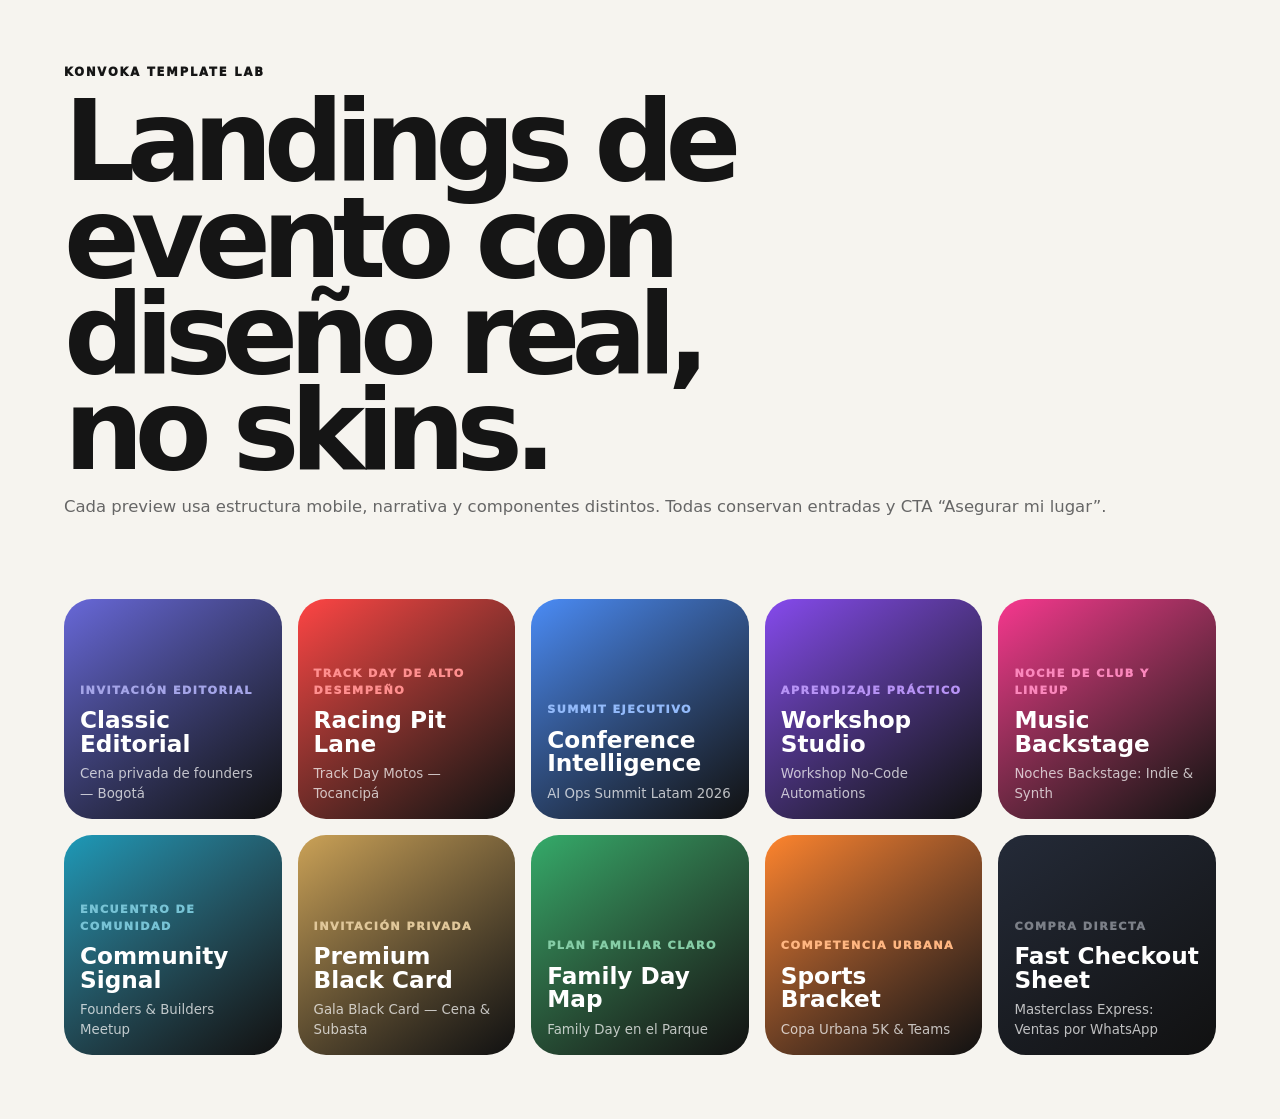
<file: index.html>
<!doctype html><html lang="es-CO"><head><meta charset="utf-8"><meta name="viewport" content="width=device-width, initial-scale=1"><title>Konvoka production-grade event templates</title><meta name="robots" content="noindex, follow"><meta name="description" content="Previews de landings de evento Konvoka con diseños temáticos production-grade."><link rel="stylesheet" href="styles.css"></head><body class="page index-page"><main><header class="index-hero"><p class="eyebrow">Konvoka template lab</p><h1>Landings de evento con diseño real, no skins.</h1><p>Cada preview usa estructura mobile, narrativa y componentes distintos. Todas conservan entradas y CTA “Asegurar mi lugar”.</p></header><section class="index-grid"><a class="index-card classic" style="--accent:#5b5bd6" href="templates/classic/"><span>Invitación editorial</span><b>Classic Editorial</b><small>Cena privada de founders — Bogotá</small></a><a class="index-card racing" style="--accent:#ff3434" href="templates/racing/"><span>Track day de alto desempeño</span><b>Racing Pit Lane</b><small>Track Day Motos — Tocancipá</small></a><a class="index-card conference" style="--accent:#3b82f6" href="templates/conference/"><span>Summit ejecutivo</span><b>Conference Intelligence</b><small>AI Ops Summit Latam 2026</small></a><a class="index-card workshop" style="--accent:#7c3aed" href="templates/workshop/"><span>Aprendizaje práctico</span><b>Workshop Studio</b><small>Workshop No‑Code Automations</small></a><a class="index-card music" style="--accent:#f72585" href="templates/music/"><span>Noche de club y lineup</span><b>Music Backstage</b><small>Noches Backstage: Indie &amp; Synth</small></a><a class="index-card meetup" style="--accent:#0891b2" href="templates/meetup/"><span>Encuentro de comunidad</span><b>Community Signal</b><small>Founders &amp; Builders Meetup</small></a><a class="index-card premium" style="--accent:#c79a48" href="templates/premium/"><span>Invitación privada</span><b>Premium Black Card</b><small>Gala Black Card — Cena &amp; Subasta</small></a><a class="index-card family" style="--accent:#22a45d" href="templates/family/"><span>Plan familiar claro</span><b>Family Day Map</b><small>Family Day en el Parque</small></a><a class="index-card sports" style="--accent:#ff7a1a" href="templates/sports/"><span>Competencia urbana</span><b>Sports Bracket</b><small>Copa Urbana 5K &amp; Teams</small></a><a class="index-card fast" style="--accent:#111827" href="templates/minimal_checkout/"><span>Compra directa</span><b>Fast Checkout Sheet</b><small>Masterclass Express: Ventas por WhatsApp</small></a></section></main></body></html>
</file>
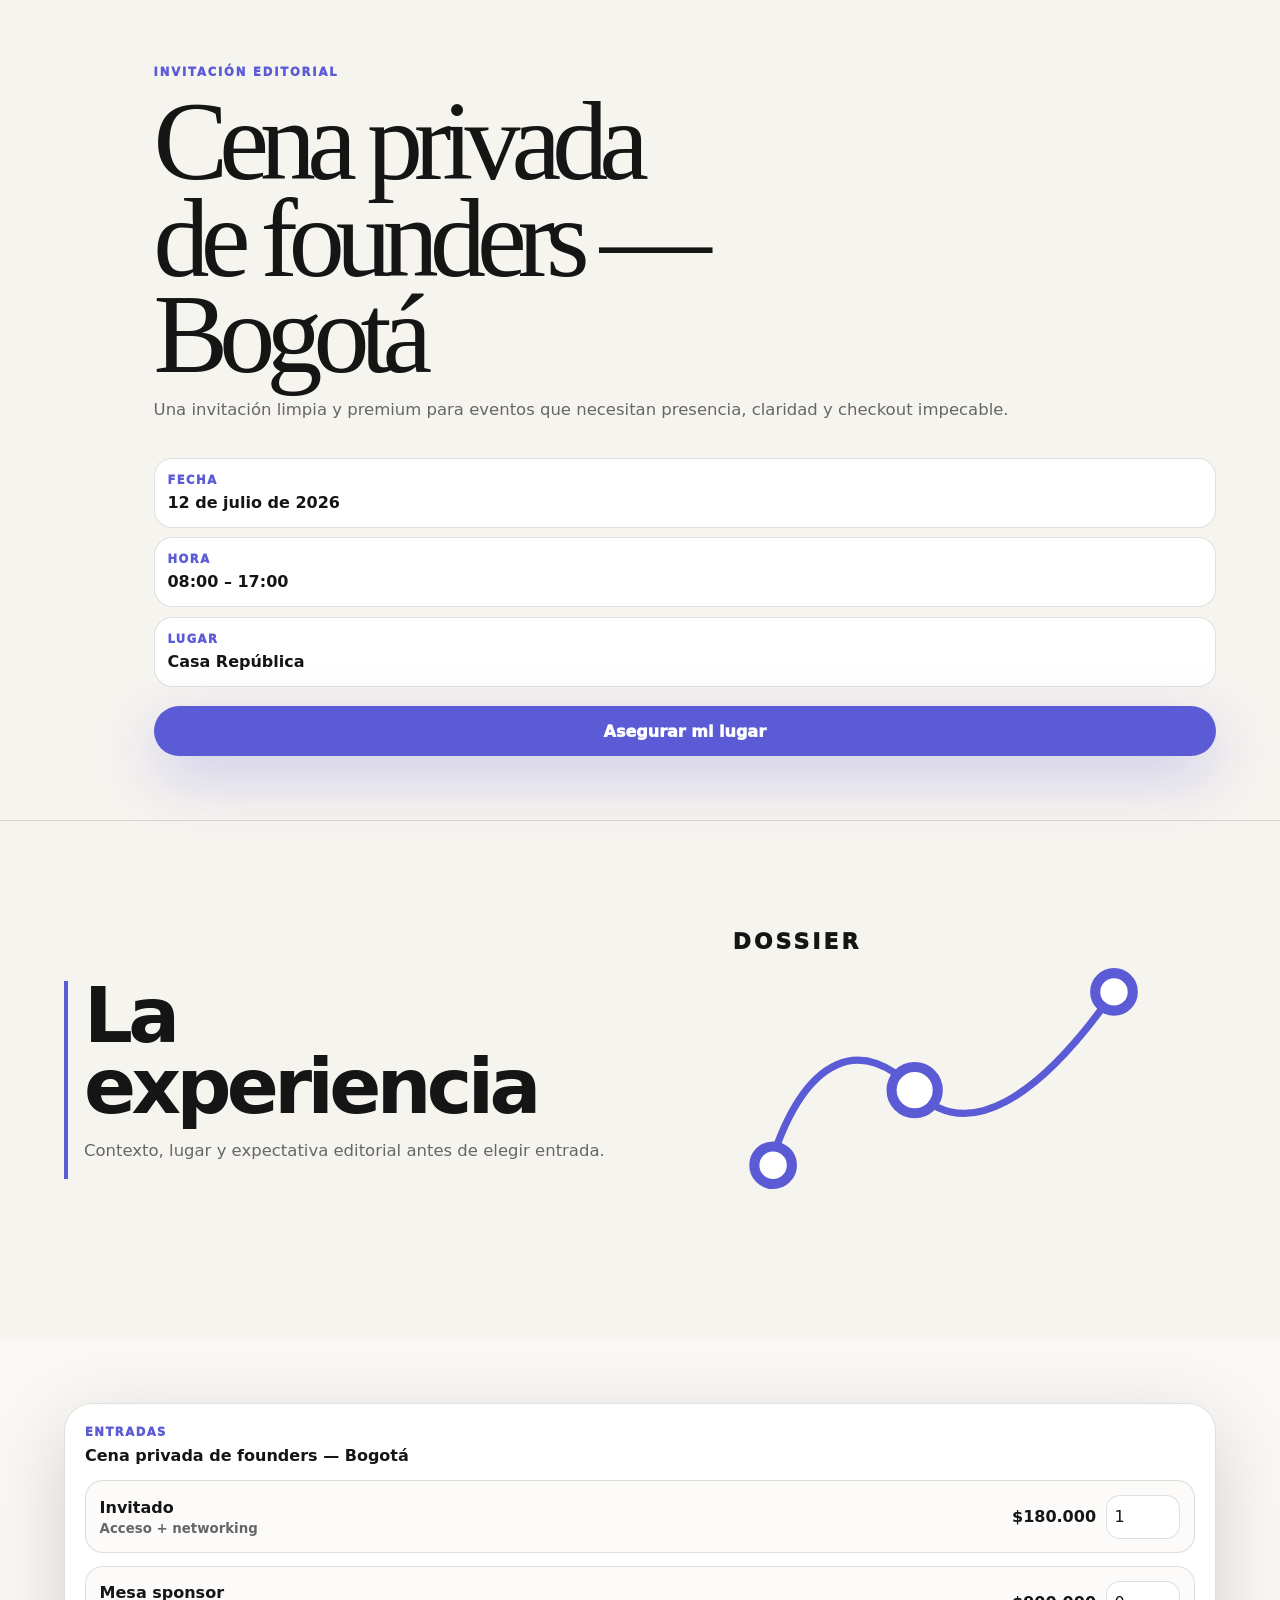
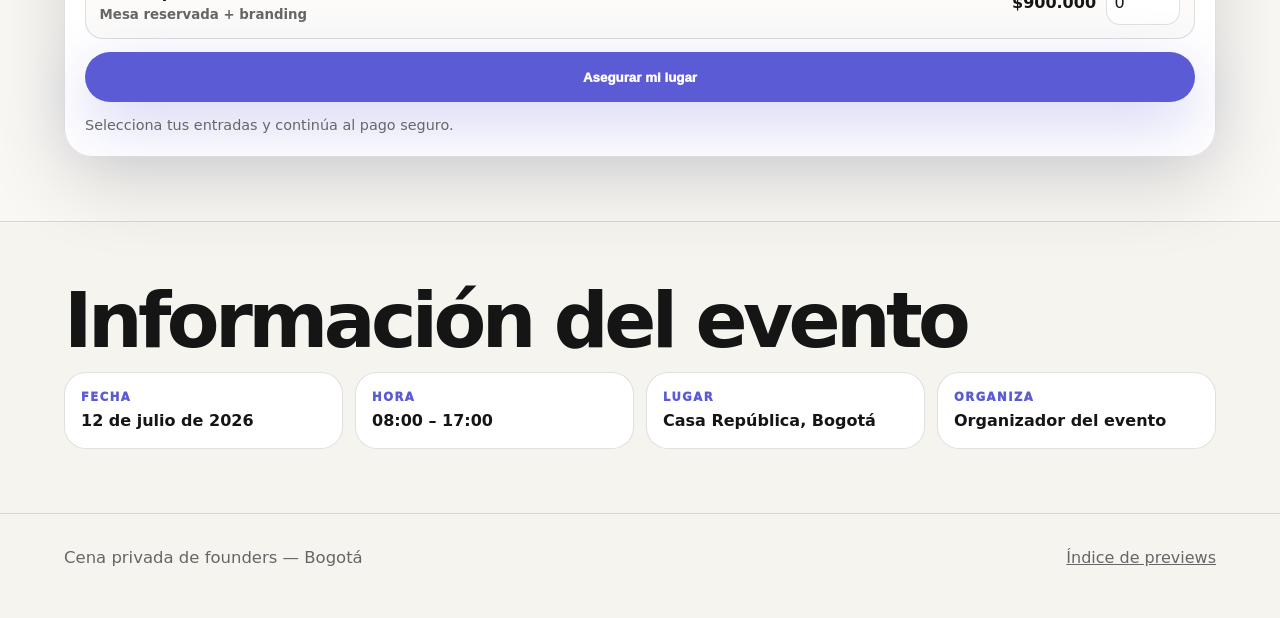
<file: templates/classic/index.html>
<!doctype html><html lang="es-CO"><head><meta charset="utf-8"><meta name="viewport" content="width=device-width, initial-scale=1"><title>Cena privada de founders — Bogotá · Classic Editorial</title><meta name="description" content="Cena privada de founders — Bogotá: fecha, lugar, entradas y checkout oficial del evento."><link rel="canonical" href="https://tononabot.github.io/konvoka-template-preview/templates/classic/"><meta name="robots" content="noindex, follow"><meta property="og:title" content="Cena privada de founders — Bogotá"><meta property="og:description" content="Entradas y detalles oficiales del evento."><meta property="og:type" content="website"><meta name="twitter:card" content="summary_large_image"><link rel="stylesheet" href="../../styles.css"><script type="application/ld+json">{"@context": "https://schema.org", "@type": "Event", "name": "Cena privada de founders — Bogotá", "startDate": "2026-07-12T08:00:00-05:00", "eventStatus": "https://schema.org/EventScheduled", "eventAttendanceMode": "https://schema.org/OfflineEventAttendanceMode", "location": {"@type": "Place", "name": "Casa República", "address": "Bogotá"}, "organizer": {"@type": "Organization", "name": "Organizador del evento"}, "offers": [{"@type": "Offer", "name": "Invitado", "price": "180000", "priceCurrency": "COP"}, {"@type": "Offer", "name": "Mesa sponsor", "price": "900000", "priceCurrency": "COP"}], "description": "Landing pública del evento con información, entradas y checkout oficial."}</script></head><body class="page classic" style="--accent:#5b5bd6"><a class="skip" href="#main">Saltar al contenido</a><main id="main"><header class="editorial-hero"><p class="eyebrow">Invitación editorial</p><h1>Cena privada de founders — Bogotá</h1><p>Una invitación limpia y premium para eventos que necesitan presencia, claridad y checkout impecable.</p><ul class="facts"><li><span>Fecha</span><b>12 de julio de 2026</b></li><li><span>Hora</span><b>08:00 – 17:00</b></li><li><span>Lugar</span><b>Casa República</b></li></ul><a class="cta" href="#tickets">Asegurar mi lugar</a></header><section class="editorial-columns"><article><h2>La experiencia</h2><p>Contexto, lugar y expectativa editorial antes de elegir entrada.</p></article><article><svg class="art" viewBox="0 0 360 270" aria-hidden="true" focusable="false"><path d="M66 200 C92 112 134 106 168 142 C204 180 254 148 306 74"/><circle cx="70" cy="194" r="13"/><circle cx="168" cy="142" r="16"/><circle cx="306" cy="74" r="13"/><text x="42" y="44">DOSSIER</text></svg></article></section><section id="tickets" class="ticket-stage"><form class="checkout" aria-label="Seleccionar entradas"><div class="checkout-title"><span>Entradas</span><strong>Cena privada de founders — Bogotá</strong></div><label class="ticket-row"><span><b>Invitado</b><small>Acceso + networking</small></span><strong>$180.000</strong><input type="number" min="0" max="8" value="1" aria-label="Cantidad Invitado"></label><label class="ticket-row"><span><b>Mesa sponsor</b><small>Mesa reservada + branding</small></span><strong>$900.000</strong><input type="number" min="0" max="8" value="0" aria-label="Cantidad Mesa sponsor"></label><button class="cta" type="button" data-open-modal>Asegurar mi lugar</button><p>Selecciona tus entradas y continúa al pago seguro.</p></form></section><section class="event-info"><h2>Información del evento</h2><div><article><span>Fecha</span><b>12 de julio de 2026</b></article><article><span>Hora</span><b>08:00 – 17:00</b></article><article><span>Lugar</span><b>Casa República, Bogotá</b></article><article><span>Organiza</span><b>Organizador del evento</b></article></div></section></main><footer><p>Cena privada de founders — Bogotá</p><a href="../../">Índice de previews</a></footer><div class="modal" role="dialog" aria-modal="true" aria-labelledby="modal-title" hidden><div class="modal-card"><h2 id="modal-title">Asegurar mi lugar</h2><p>Checkout simulado para preview. En producción continúa con la selección real de entradas en Konvoka.</p><button class="cta" data-close-modal>Cerrar</button></div></div><script src="../../script.js?v=2" defer></script></body></html>
</file>
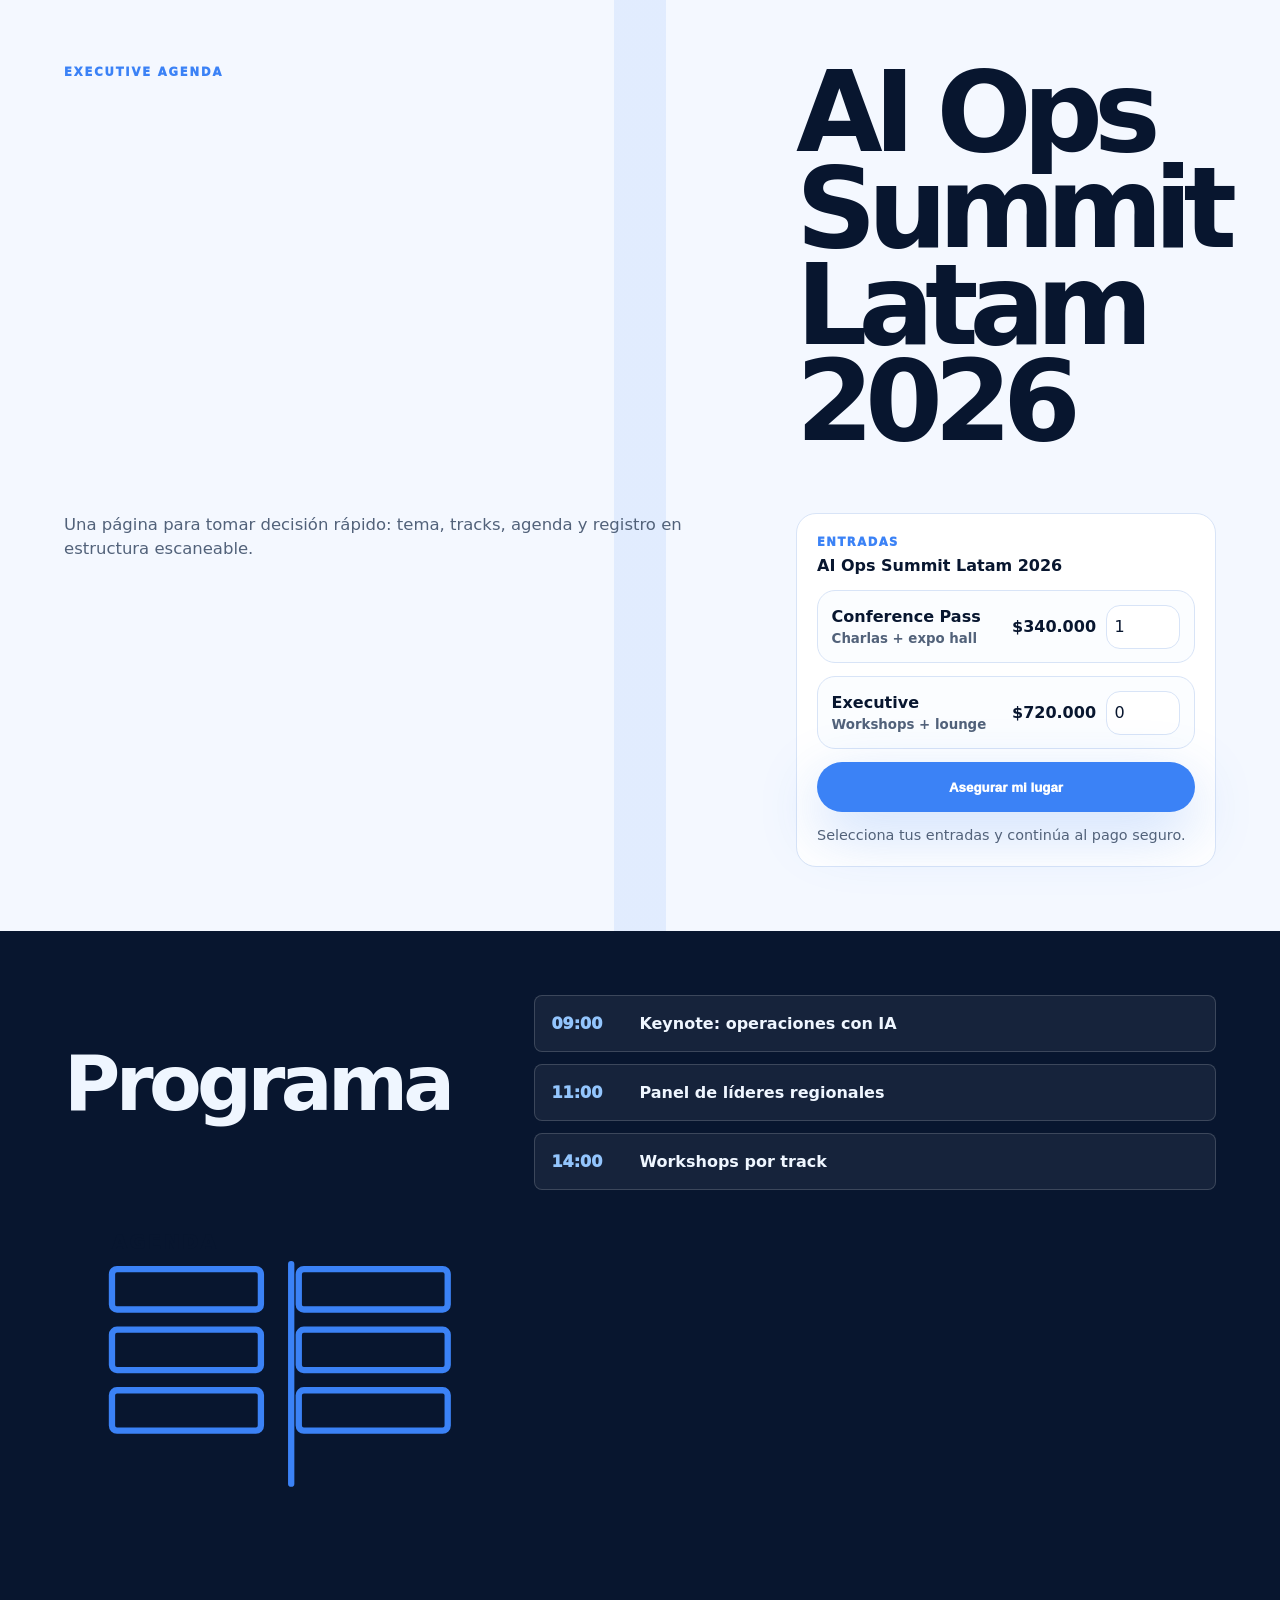
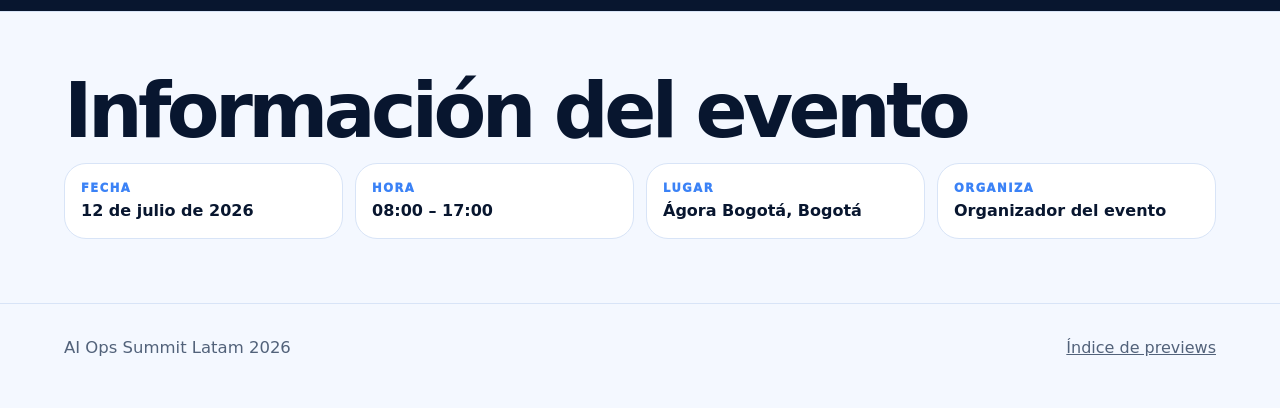
<file: templates/conference/index.html>
<!doctype html><html lang="es-CO"><head><meta charset="utf-8"><meta name="viewport" content="width=device-width, initial-scale=1"><title>AI Ops Summit Latam 2026 · Conference Intelligence</title><meta name="description" content="AI Ops Summit Latam 2026: fecha, lugar, entradas y checkout oficial del evento."><link rel="canonical" href="https://tononabot.github.io/konvoka-template-preview/templates/conference/"><meta name="robots" content="noindex, follow"><meta property="og:title" content="AI Ops Summit Latam 2026"><meta property="og:description" content="Entradas y detalles oficiales del evento."><meta property="og:type" content="website"><meta name="twitter:card" content="summary_large_image"><link rel="stylesheet" href="../../styles.css"><script type="application/ld+json">{"@context": "https://schema.org", "@type": "Event", "name": "AI Ops Summit Latam 2026", "startDate": "2026-07-12T08:00:00-05:00", "eventStatus": "https://schema.org/EventScheduled", "eventAttendanceMode": "https://schema.org/OfflineEventAttendanceMode", "location": {"@type": "Place", "name": "Ágora Bogotá", "address": "Bogotá"}, "organizer": {"@type": "Organization", "name": "Organizador del evento"}, "offers": [{"@type": "Offer", "name": "Conference Pass", "price": "340000", "priceCurrency": "COP"}, {"@type": "Offer", "name": "Executive", "price": "720000", "priceCurrency": "COP"}], "description": "Landing pública del evento con información, entradas y checkout oficial."}</script></head><body class="page conference" style="--accent:#3b82f6"><a class="skip" href="#main">Saltar al contenido</a><main id="main"><header class="conf-hero"><p class="eyebrow">Executive agenda</p><h1>AI Ops Summit Latam 2026</h1><p>Una página para tomar decisión rápido: tema, tracks, agenda y registro en estructura escaneable.</p><form class="checkout compact" aria-label="Seleccionar entradas"><div class="checkout-title"><span>Entradas</span><strong>AI Ops Summit Latam 2026</strong></div><label class="ticket-row"><span><b>Conference Pass</b><small>Charlas + expo hall</small></span><strong>$340.000</strong><input type="number" min="0" max="8" value="1" aria-label="Cantidad Conference Pass"></label><label class="ticket-row"><span><b>Executive</b><small>Workshops + lounge</small></span><strong>$720.000</strong><input type="number" min="0" max="8" value="0" aria-label="Cantidad Executive"></label><button class="cta" type="button" data-open-modal>Asegurar mi lugar</button><p>Selecciona tus entradas y continúa al pago seguro.</p></form></header><section class="agenda"><h2>Programa</h2><ol><li><time>09:00</time><b>Keynote: operaciones con IA</b></li><li><time>11:00</time><b>Panel de líderes regionales</b></li><li><time>14:00</time><b>Workshops por track</b></li></ol><svg class="art" viewBox="0 0 360 270" aria-hidden="true" focusable="false"><rect x="38" y="50" width="118" height="32" rx="4"/><rect x="186" y="50" width="118" height="32" rx="4"/><rect x="38" y="98" width="118" height="32" rx="4"/><rect x="186" y="98" width="118" height="32" rx="4"/><rect x="38" y="146" width="118" height="32" rx="4"/><rect x="186" y="146" width="118" height="32" rx="4"/><path d="M180 46 V220"/><text x="38" y="34">AGENDA</text></svg></section><section class="event-info"><h2>Información del evento</h2><div><article><span>Fecha</span><b>12 de julio de 2026</b></article><article><span>Hora</span><b>08:00 – 17:00</b></article><article><span>Lugar</span><b>Ágora Bogotá, Bogotá</b></article><article><span>Organiza</span><b>Organizador del evento</b></article></div></section></main><footer><p>AI Ops Summit Latam 2026</p><a href="../../">Índice de previews</a></footer><div class="modal" role="dialog" aria-modal="true" aria-labelledby="modal-title" hidden><div class="modal-card"><h2 id="modal-title">Asegurar mi lugar</h2><p>Checkout simulado para preview. En producción continúa con la selección real de entradas en Konvoka.</p><button class="cta" data-close-modal>Cerrar</button></div></div><script src="../../script.js?v=2" defer></script></body></html>
</file>
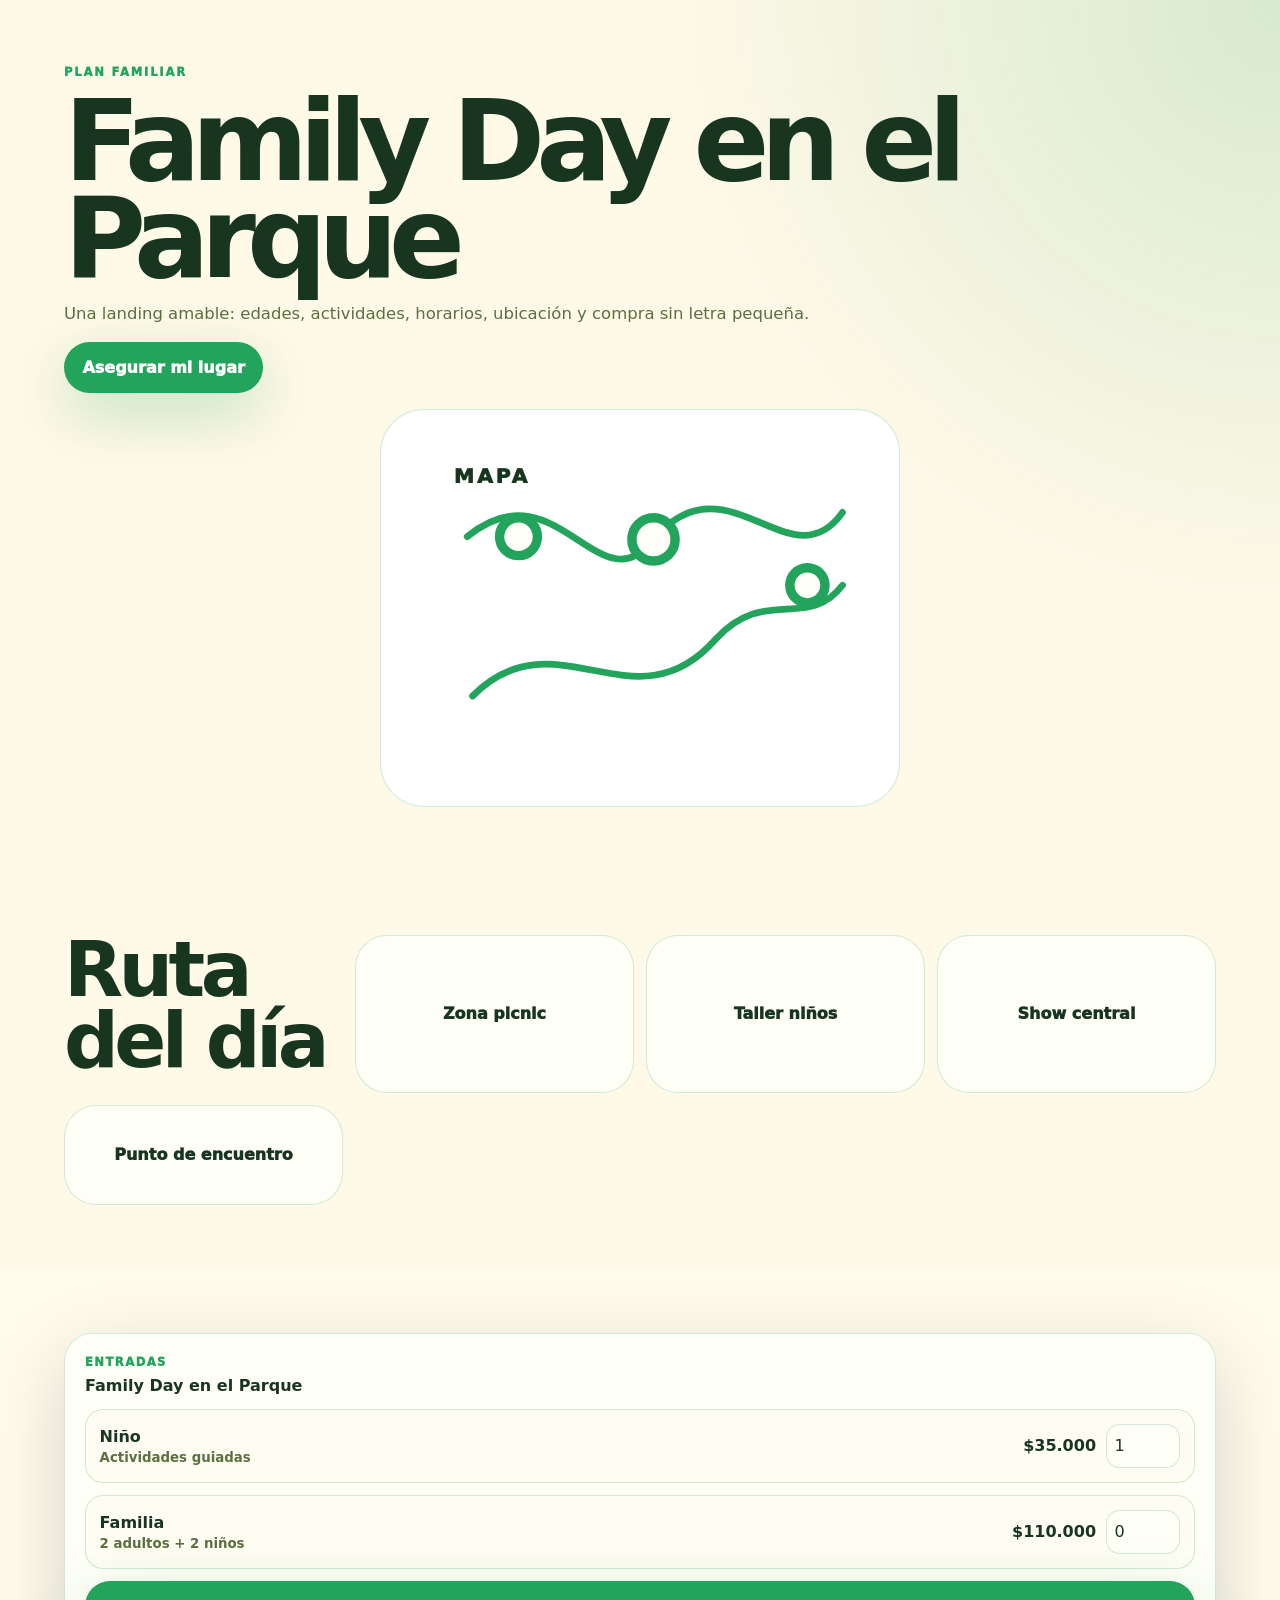
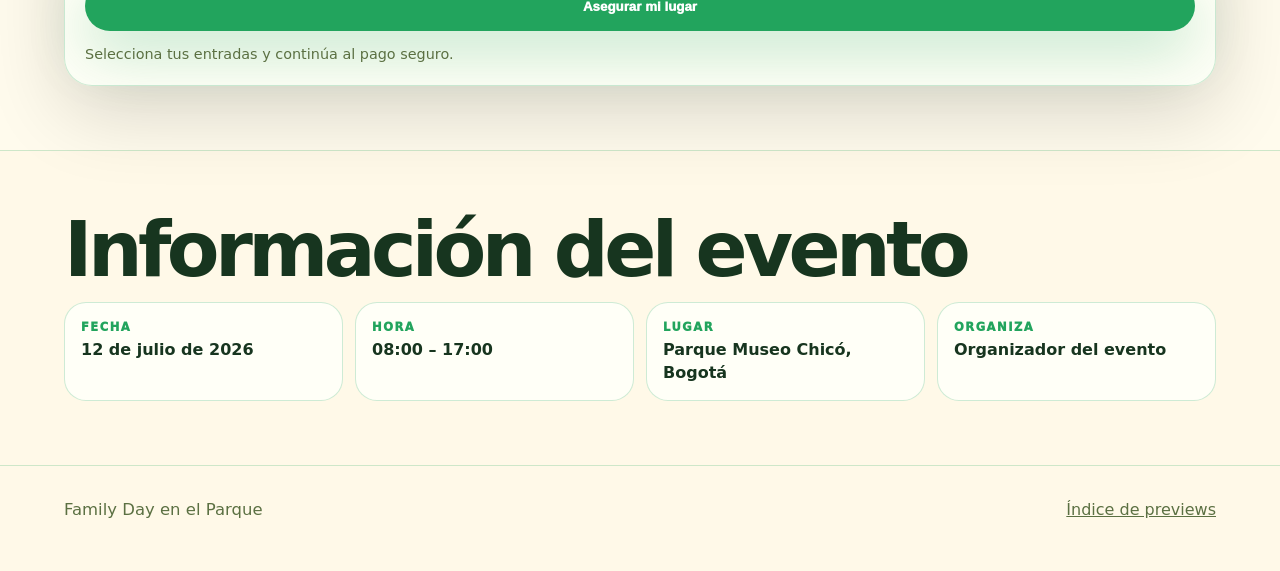
<file: templates/family/index.html>
<!doctype html><html lang="es-CO"><head><meta charset="utf-8"><meta name="viewport" content="width=device-width, initial-scale=1"><title>Family Day en el Parque · Family Day Map</title><meta name="description" content="Family Day en el Parque: fecha, lugar, entradas y checkout oficial del evento."><link rel="canonical" href="https://tononabot.github.io/konvoka-template-preview/templates/family/"><meta name="robots" content="noindex, follow"><meta property="og:title" content="Family Day en el Parque"><meta property="og:description" content="Entradas y detalles oficiales del evento."><meta property="og:type" content="website"><meta name="twitter:card" content="summary_large_image"><link rel="stylesheet" href="../../styles.css"><script type="application/ld+json">{"@context": "https://schema.org", "@type": "Event", "name": "Family Day en el Parque", "startDate": "2026-07-12T08:00:00-05:00", "eventStatus": "https://schema.org/EventScheduled", "eventAttendanceMode": "https://schema.org/OfflineEventAttendanceMode", "location": {"@type": "Place", "name": "Parque Museo Chicó", "address": "Bogotá"}, "organizer": {"@type": "Organization", "name": "Organizador del evento"}, "offers": [{"@type": "Offer", "name": "Niño", "price": "35000", "priceCurrency": "COP"}, {"@type": "Offer", "name": "Familia", "price": "110000", "priceCurrency": "COP"}], "description": "Landing pública del evento con información, entradas y checkout oficial."}</script></head><body class="page family" style="--accent:#22a45d"><a class="skip" href="#main">Saltar al contenido</a><main id="main"><header class="family-hero"><div><p class="eyebrow">Plan familiar</p><h1>Family Day en el Parque</h1><p>Una landing amable: edades, actividades, horarios, ubicación y compra sin letra pequeña.</p><a class="cta" href="#tickets">Asegurar mi lugar</a></div><svg class="art" viewBox="0 0 360 270" aria-hidden="true" focusable="false"><path d="M52 82 C118 28 150 136 190 84 C244 20 292 118 330 64 M56 200 C118 138 176 226 236 158 C272 118 304 152 330 118"/><circle cx="90" cy="82" r="14"/><circle cx="190" cy="84" r="16"/><circle cx="304" cy="118" r="13"/><text x="42" y="42">MAPA</text></svg></header><section class="activity-map"><h2>Ruta del día</h2><article>Zona picnic</article><article>Taller niños</article><article>Show central</article><article>Punto de encuentro</article></section><section id="tickets" class="ticket-stage"><form class="checkout" aria-label="Seleccionar entradas"><div class="checkout-title"><span>Entradas</span><strong>Family Day en el Parque</strong></div><label class="ticket-row"><span><b>Niño</b><small>Actividades guiadas</small></span><strong>$35.000</strong><input type="number" min="0" max="8" value="1" aria-label="Cantidad Niño"></label><label class="ticket-row"><span><b>Familia</b><small>2 adultos + 2 niños</small></span><strong>$110.000</strong><input type="number" min="0" max="8" value="0" aria-label="Cantidad Familia"></label><button class="cta" type="button" data-open-modal>Asegurar mi lugar</button><p>Selecciona tus entradas y continúa al pago seguro.</p></form></section><section class="event-info"><h2>Información del evento</h2><div><article><span>Fecha</span><b>12 de julio de 2026</b></article><article><span>Hora</span><b>08:00 – 17:00</b></article><article><span>Lugar</span><b>Parque Museo Chicó, Bogotá</b></article><article><span>Organiza</span><b>Organizador del evento</b></article></div></section></main><footer><p>Family Day en el Parque</p><a href="../../">Índice de previews</a></footer><div class="modal" role="dialog" aria-modal="true" aria-labelledby="modal-title" hidden><div class="modal-card"><h2 id="modal-title">Asegurar mi lugar</h2><p>Checkout simulado para preview. En producción continúa con la selección real de entradas en Konvoka.</p><button class="cta" data-close-modal>Cerrar</button></div></div><script src="../../script.js?v=2" defer></script></body></html>
</file>
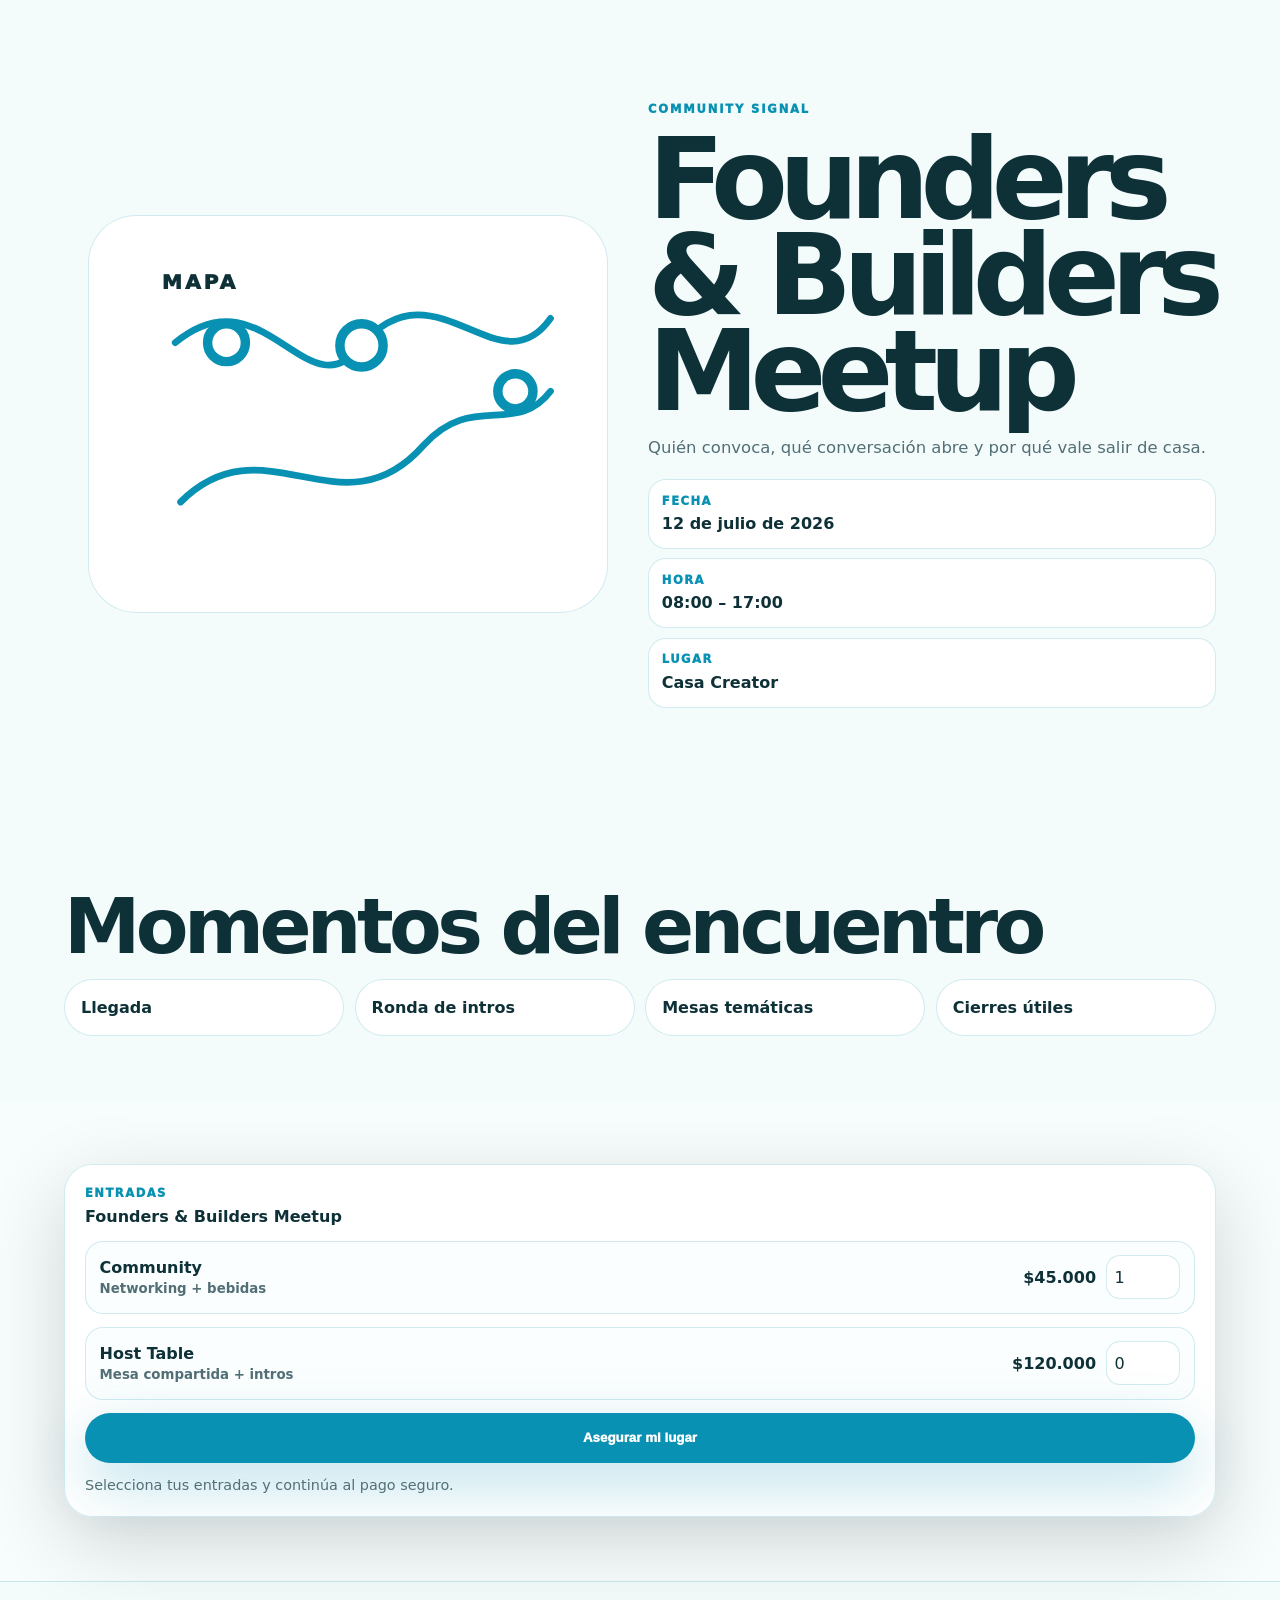
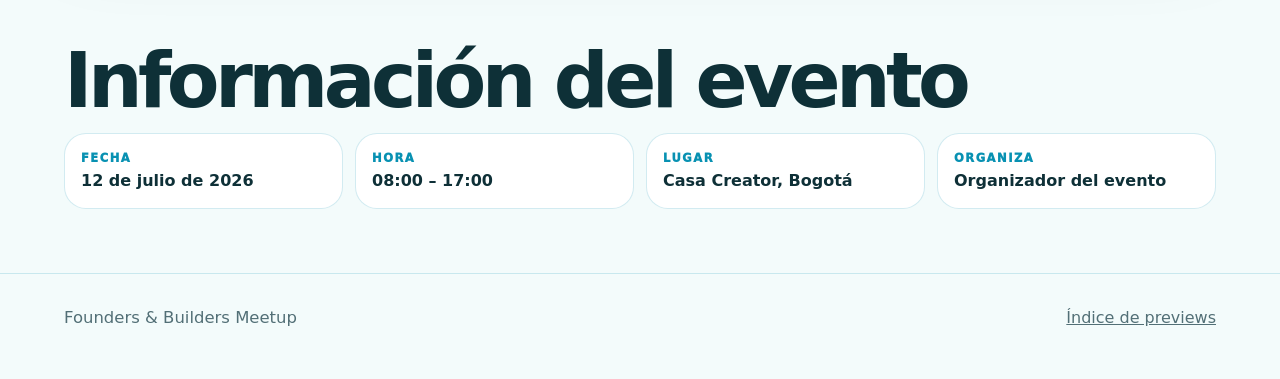
<file: templates/meetup/index.html>
<!doctype html><html lang="es-CO"><head><meta charset="utf-8"><meta name="viewport" content="width=device-width, initial-scale=1"><title>Founders &amp; Builders Meetup · Community Signal</title><meta name="description" content="Founders &amp; Builders Meetup: fecha, lugar, entradas y checkout oficial del evento."><link rel="canonical" href="https://tononabot.github.io/konvoka-template-preview/templates/meetup/"><meta name="robots" content="noindex, follow"><meta property="og:title" content="Founders &amp; Builders Meetup"><meta property="og:description" content="Entradas y detalles oficiales del evento."><meta property="og:type" content="website"><meta name="twitter:card" content="summary_large_image"><link rel="stylesheet" href="../../styles.css"><script type="application/ld+json">{"@context": "https://schema.org", "@type": "Event", "name": "Founders & Builders Meetup", "startDate": "2026-07-12T08:00:00-05:00", "eventStatus": "https://schema.org/EventScheduled", "eventAttendanceMode": "https://schema.org/OfflineEventAttendanceMode", "location": {"@type": "Place", "name": "Casa Creator", "address": "Bogotá"}, "organizer": {"@type": "Organization", "name": "Organizador del evento"}, "offers": [{"@type": "Offer", "name": "Community", "price": "45000", "priceCurrency": "COP"}, {"@type": "Offer", "name": "Host Table", "price": "120000", "priceCurrency": "COP"}], "description": "Landing pública del evento con información, entradas y checkout oficial."}</script></head><body class="page meetup" style="--accent:#0891b2"><a class="skip" href="#main">Saltar al contenido</a><main id="main"><header class="meetup-hero"><div><svg class="art" viewBox="0 0 360 270" aria-hidden="true" focusable="false"><path d="M52 82 C118 28 150 136 190 84 C244 20 292 118 330 64 M56 200 C118 138 176 226 236 158 C272 118 304 152 330 118"/><circle cx="90" cy="82" r="14"/><circle cx="190" cy="84" r="16"/><circle cx="304" cy="118" r="13"/><text x="42" y="42">MAPA</text></svg></div><div><p class="eyebrow">Community signal</p><h1>Founders &amp; Builders Meetup</h1><p>Quién convoca, qué conversación abre y por qué vale salir de casa.</p><ul class="facts"><li><span>Fecha</span><b>12 de julio de 2026</b></li><li><span>Hora</span><b>08:00 – 17:00</b></li><li><span>Lugar</span><b>Casa Creator</b></li></ul></div></header><section class="people-flow"><h2>Momentos del encuentro</h2><div><span>Llegada</span><span>Ronda de intros</span><span>Mesas temáticas</span><span>Cierres útiles</span></div></section><section id="tickets" class="ticket-stage"><form class="checkout" aria-label="Seleccionar entradas"><div class="checkout-title"><span>Entradas</span><strong>Founders &amp; Builders Meetup</strong></div><label class="ticket-row"><span><b>Community</b><small>Networking + bebidas</small></span><strong>$45.000</strong><input type="number" min="0" max="8" value="1" aria-label="Cantidad Community"></label><label class="ticket-row"><span><b>Host Table</b><small>Mesa compartida + intros</small></span><strong>$120.000</strong><input type="number" min="0" max="8" value="0" aria-label="Cantidad Host Table"></label><button class="cta" type="button" data-open-modal>Asegurar mi lugar</button><p>Selecciona tus entradas y continúa al pago seguro.</p></form></section><section class="event-info"><h2>Información del evento</h2><div><article><span>Fecha</span><b>12 de julio de 2026</b></article><article><span>Hora</span><b>08:00 – 17:00</b></article><article><span>Lugar</span><b>Casa Creator, Bogotá</b></article><article><span>Organiza</span><b>Organizador del evento</b></article></div></section></main><footer><p>Founders &amp; Builders Meetup</p><a href="../../">Índice de previews</a></footer><div class="modal" role="dialog" aria-modal="true" aria-labelledby="modal-title" hidden><div class="modal-card"><h2 id="modal-title">Asegurar mi lugar</h2><p>Checkout simulado para preview. En producción continúa con la selección real de entradas en Konvoka.</p><button class="cta" data-close-modal>Cerrar</button></div></div><script src="../../script.js?v=2" defer></script></body></html>
</file>
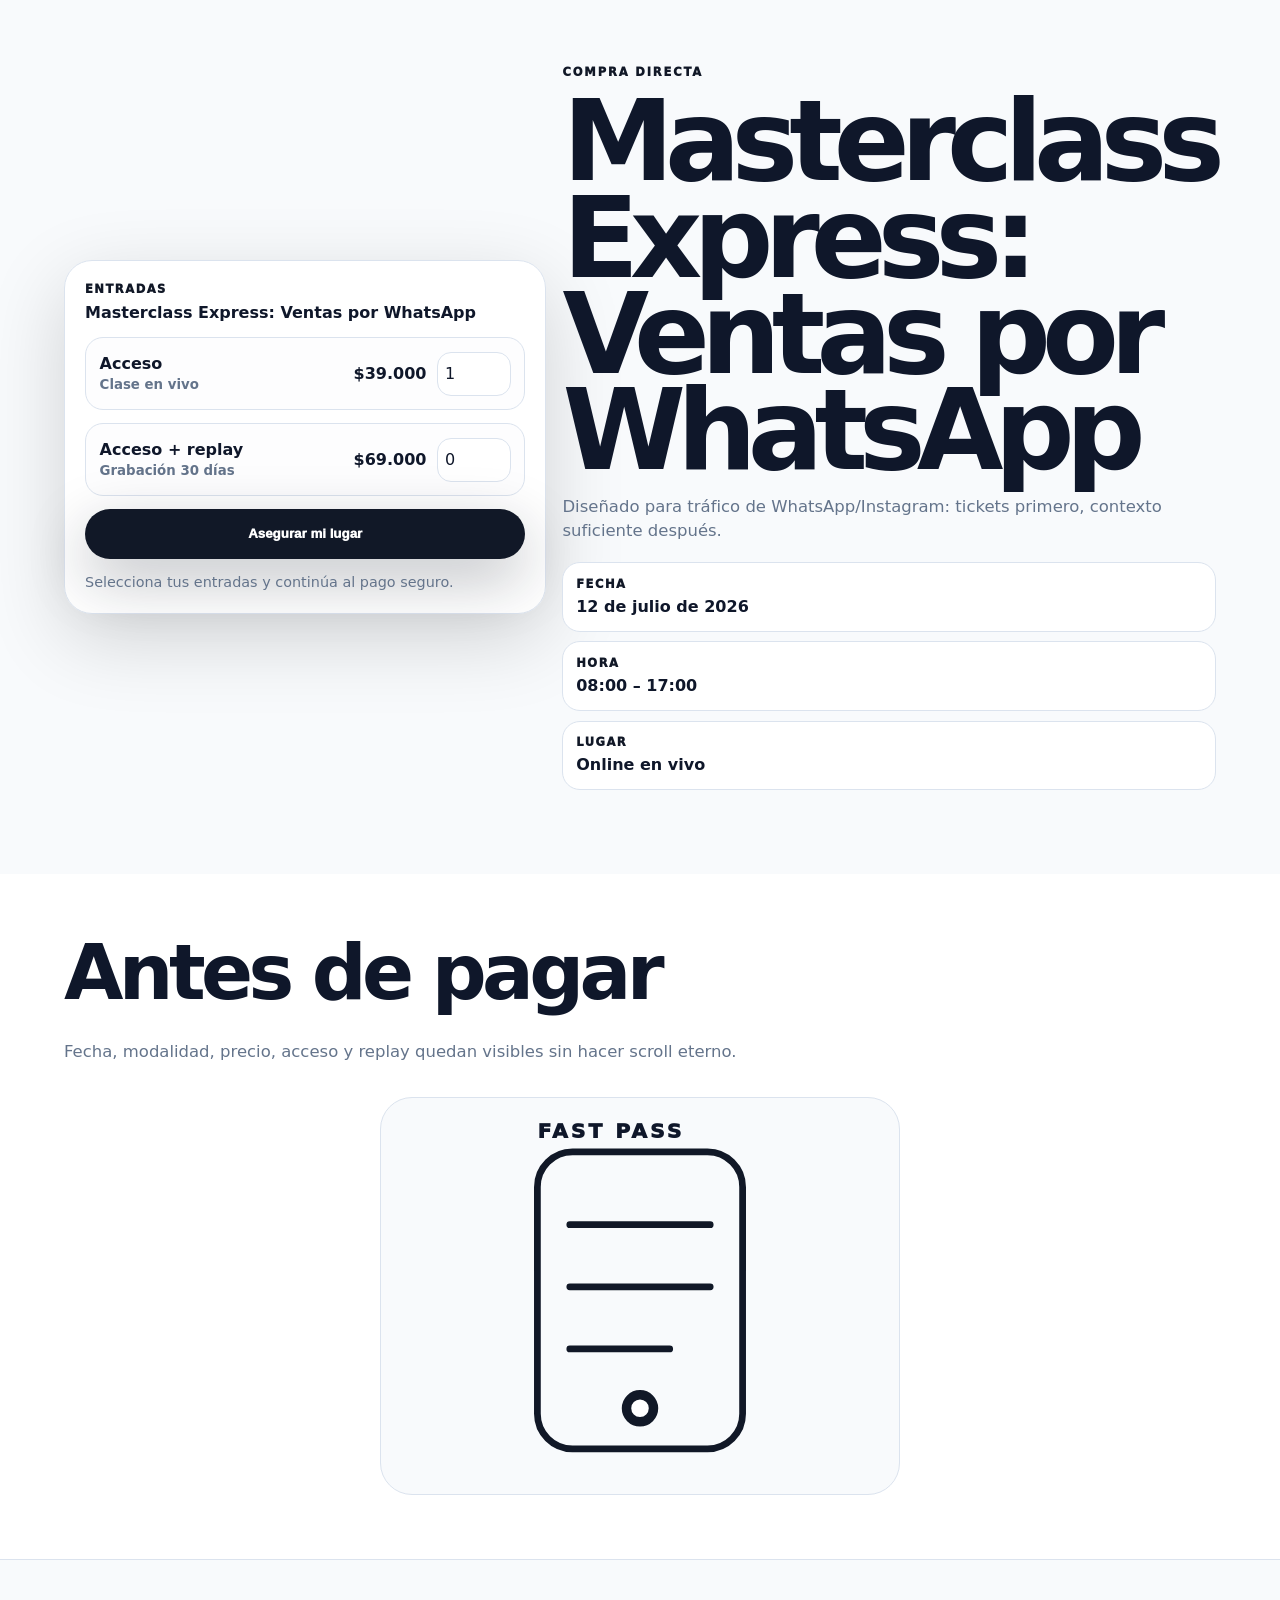
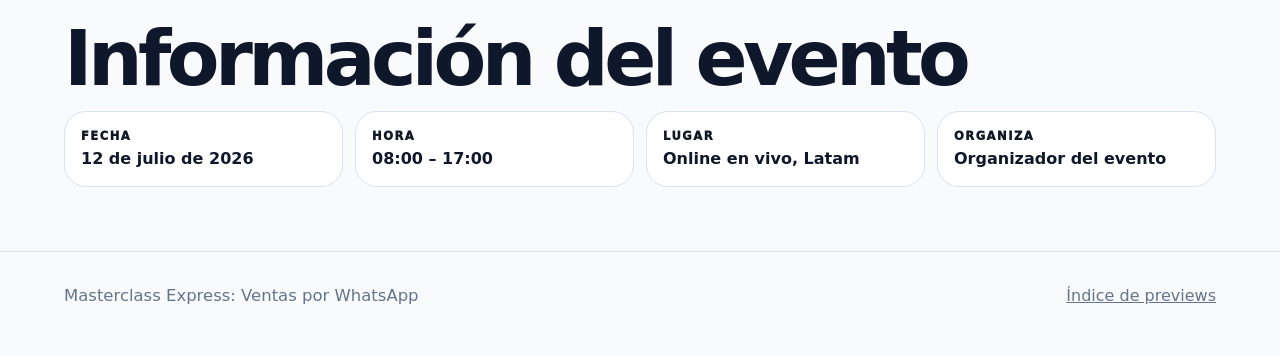
<file: templates/minimal_checkout/index.html>
<!doctype html><html lang="es-CO"><head><meta charset="utf-8"><meta name="viewport" content="width=device-width, initial-scale=1"><title>Masterclass Express: Ventas por WhatsApp · Fast Checkout Sheet</title><meta name="description" content="Masterclass Express: Ventas por WhatsApp: fecha, lugar, entradas y checkout oficial del evento."><link rel="canonical" href="https://tononabot.github.io/konvoka-template-preview/templates/minimal_checkout/"><meta name="robots" content="noindex, follow"><meta property="og:title" content="Masterclass Express: Ventas por WhatsApp"><meta property="og:description" content="Entradas y detalles oficiales del evento."><meta property="og:type" content="website"><meta name="twitter:card" content="summary_large_image"><link rel="stylesheet" href="../../styles.css"><script type="application/ld+json">{"@context": "https://schema.org", "@type": "Event", "name": "Masterclass Express: Ventas por WhatsApp", "startDate": "2026-07-12T08:00:00-05:00", "eventStatus": "https://schema.org/EventScheduled", "eventAttendanceMode": "https://schema.org/OfflineEventAttendanceMode", "location": {"@type": "Place", "name": "Online en vivo", "address": "Latam"}, "organizer": {"@type": "Organization", "name": "Organizador del evento"}, "offers": [{"@type": "Offer", "name": "Acceso", "price": "39000", "priceCurrency": "COP"}, {"@type": "Offer", "name": "Acceso + replay", "price": "69000", "priceCurrency": "COP"}], "description": "Landing pública del evento con información, entradas y checkout oficial."}</script></head><body class="page fast" style="--accent:#111827"><a class="skip" href="#main">Saltar al contenido</a><main id="main"><header class="fast-hero"><div><form class="checkout" aria-label="Seleccionar entradas"><div class="checkout-title"><span>Entradas</span><strong>Masterclass Express: Ventas por WhatsApp</strong></div><label class="ticket-row"><span><b>Acceso</b><small>Clase en vivo</small></span><strong>$39.000</strong><input type="number" min="0" max="8" value="1" aria-label="Cantidad Acceso"></label><label class="ticket-row"><span><b>Acceso + replay</b><small>Grabación 30 días</small></span><strong>$69.000</strong><input type="number" min="0" max="8" value="0" aria-label="Cantidad Acceso + replay"></label><button class="cta" type="button" data-open-modal>Asegurar mi lugar</button><p>Selecciona tus entradas y continúa al pago seguro.</p></form></div><div><p class="eyebrow">Compra directa</p><h1>Masterclass Express: Ventas por WhatsApp</h1><p>Diseñado para tráfico de WhatsApp/Instagram: tickets primero, contexto suficiente después.</p><ul class="facts"><li><span>Fecha</span><b>12 de julio de 2026</b></li><li><span>Hora</span><b>08:00 – 17:00</b></li><li><span>Lugar</span><b>Online en vivo</b></li></ul></div></header><section class="fast-proof"><h2>Antes de pagar</h2><p>Fecha, modalidad, precio, acceso y replay quedan visibles sin hacer scroll eterno.</p><svg class="art" viewBox="0 0 360 270" aria-hidden="true" focusable="false"><rect x="104" y="28" width="152" height="220" rx="26"/><path d="M128 82 H232 M128 128 H232 M128 174 H202"/><circle cx="180" cy="218" r="10"/><text x="104" y="18">FAST PASS</text></svg></section><section class="event-info"><h2>Información del evento</h2><div><article><span>Fecha</span><b>12 de julio de 2026</b></article><article><span>Hora</span><b>08:00 – 17:00</b></article><article><span>Lugar</span><b>Online en vivo, Latam</b></article><article><span>Organiza</span><b>Organizador del evento</b></article></div></section></main><footer><p>Masterclass Express: Ventas por WhatsApp</p><a href="../../">Índice de previews</a></footer><div class="modal" role="dialog" aria-modal="true" aria-labelledby="modal-title" hidden><div class="modal-card"><h2 id="modal-title">Asegurar mi lugar</h2><p>Checkout simulado para preview. En producción continúa con la selección real de entradas en Konvoka.</p><button class="cta" data-close-modal>Cerrar</button></div></div><script src="../../script.js?v=2" defer></script></body></html>
</file>
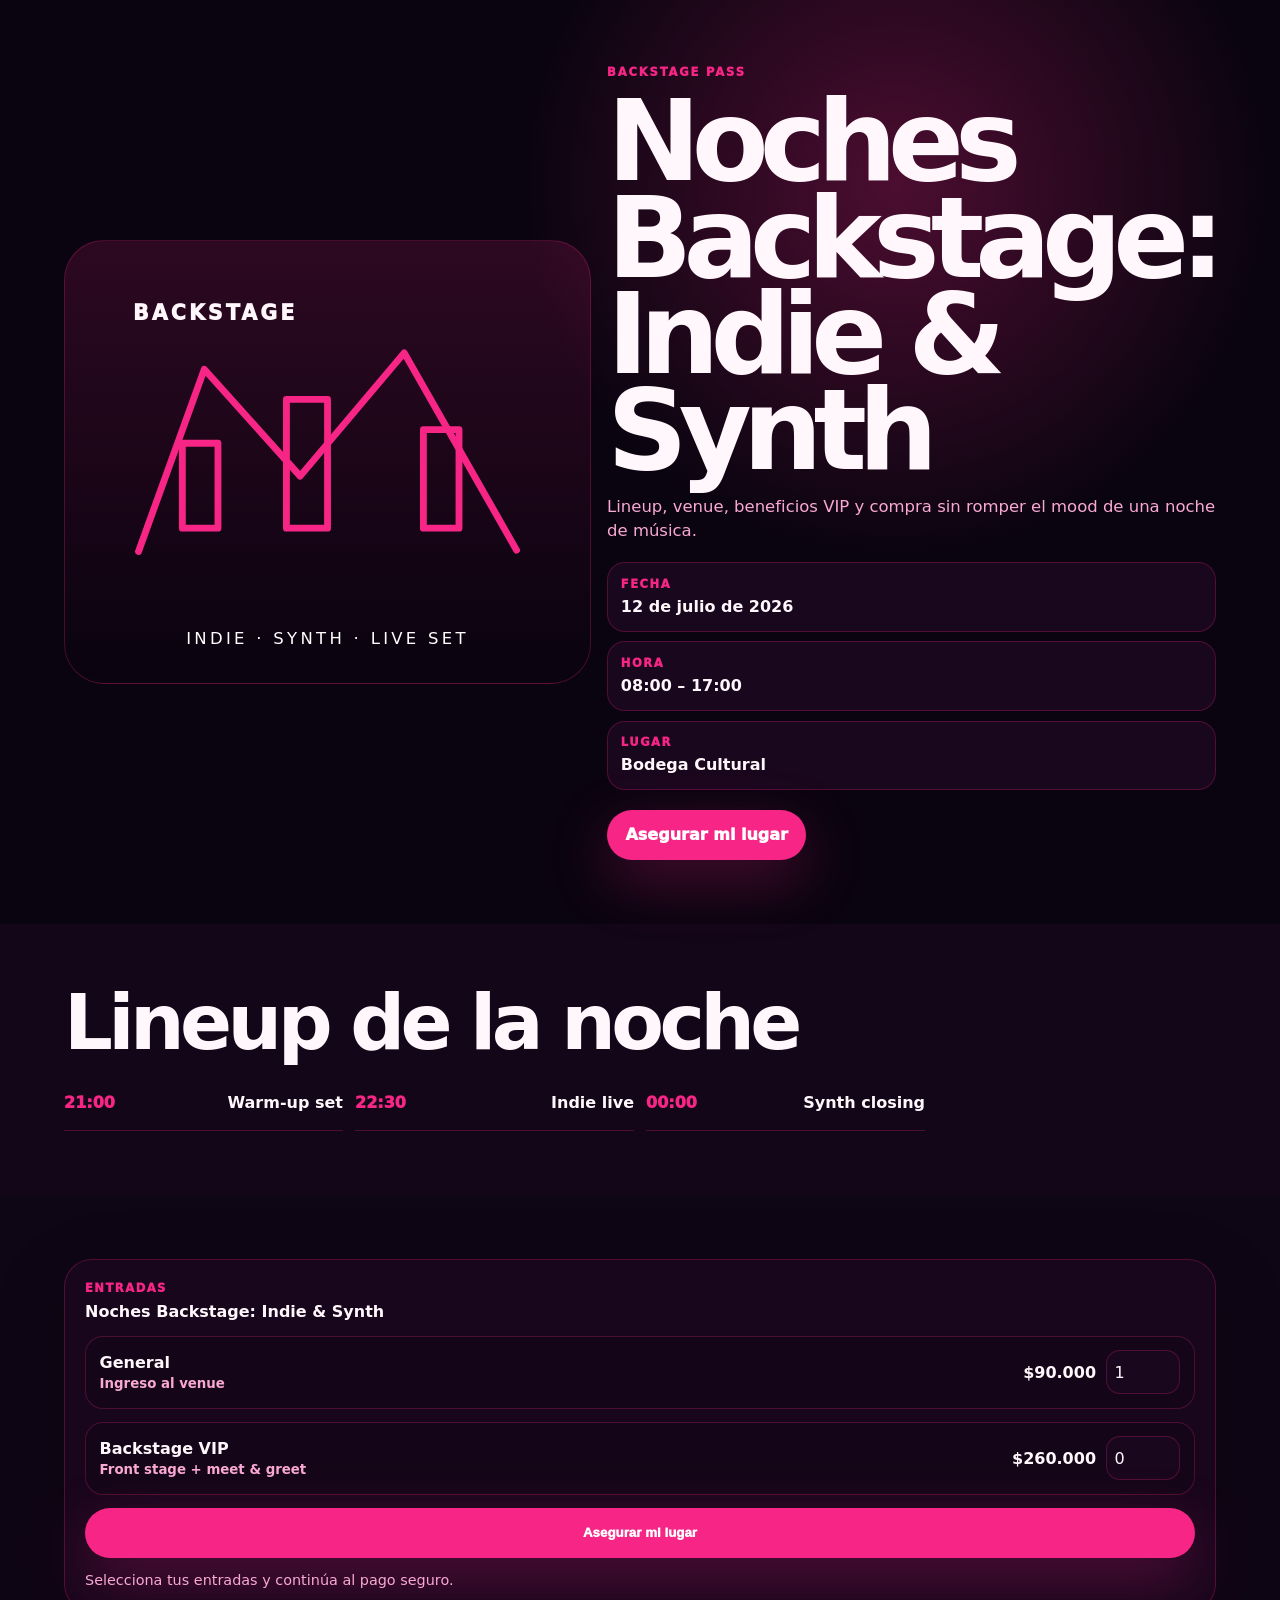
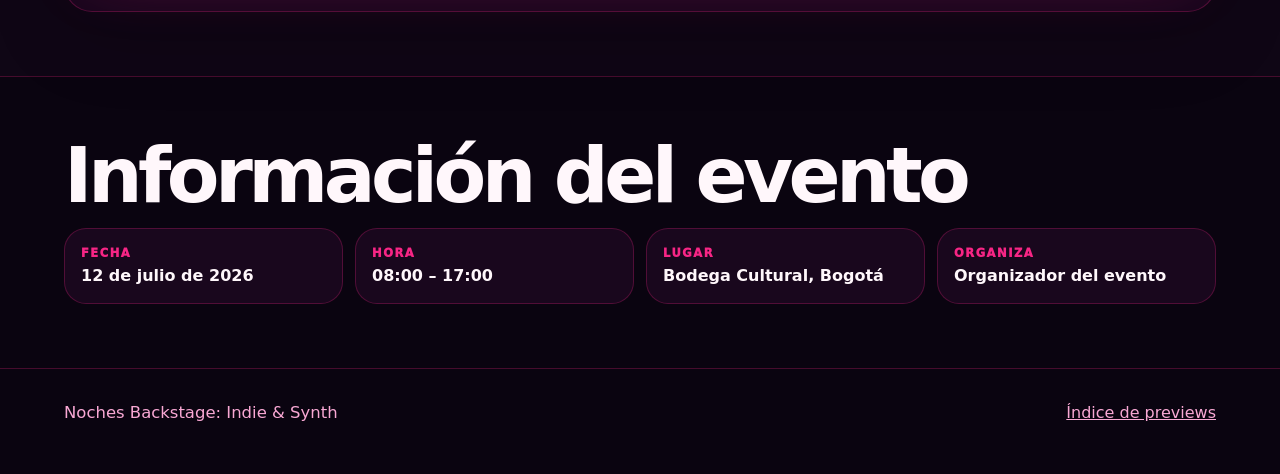
<file: templates/music/index.html>
<!doctype html><html lang="es-CO"><head><meta charset="utf-8"><meta name="viewport" content="width=device-width, initial-scale=1"><title>Noches Backstage: Indie &amp; Synth · Music Backstage</title><meta name="description" content="Noches Backstage: Indie &amp; Synth: fecha, lugar, entradas y checkout oficial del evento."><link rel="canonical" href="https://tononabot.github.io/konvoka-template-preview/templates/music/"><meta name="robots" content="noindex, follow"><meta property="og:title" content="Noches Backstage: Indie &amp; Synth"><meta property="og:description" content="Entradas y detalles oficiales del evento."><meta property="og:type" content="website"><meta name="twitter:card" content="summary_large_image"><link rel="stylesheet" href="../../styles.css"><script type="application/ld+json">{"@context": "https://schema.org", "@type": "Event", "name": "Noches Backstage: Indie & Synth", "startDate": "2026-07-12T08:00:00-05:00", "eventStatus": "https://schema.org/EventScheduled", "eventAttendanceMode": "https://schema.org/OfflineEventAttendanceMode", "location": {"@type": "Place", "name": "Bodega Cultural", "address": "Bogotá"}, "organizer": {"@type": "Organization", "name": "Organizador del evento"}, "offers": [{"@type": "Offer", "name": "General", "price": "90000", "priceCurrency": "COP"}, {"@type": "Offer", "name": "Backstage VIP", "price": "260000", "priceCurrency": "COP"}], "description": "Landing pública del evento con información, entradas y checkout oficial."}</script></head><body class="page music" style="--accent:#f72585"><a class="skip" href="#main">Saltar al contenido</a><main id="main"><header class="poster-hero"><div class="poster"><svg class="art" viewBox="0 0 360 270" aria-hidden="true" focusable="false"><path d="M42 215 L90 82 L160 160 L236 70 L318 214"/><rect x="74" y="136" width="26" height="62"/><rect x="150" y="104" width="30" height="94"/><rect x="250" y="126" width="26" height="72"/><text x="38" y="46">BACKSTAGE</text></svg><p>Indie · Synth · Live set</p></div><div><p class="eyebrow">Backstage Pass</p><h1>Noches Backstage: Indie &amp; Synth</h1><p>Lineup, venue, beneficios VIP y compra sin romper el mood de una noche de música.</p><ul class="facts"><li><span>Fecha</span><b>12 de julio de 2026</b></li><li><span>Hora</span><b>08:00 – 17:00</b></li><li><span>Lugar</span><b>Bodega Cultural</b></li></ul><a class="cta" href="#tickets">Asegurar mi lugar</a></div></header><section class="lineup"><h2>Lineup de la noche</h2><div><article><span>21:00</span><b>Warm-up set</b></article><article><span>22:30</span><b>Indie live</b></article><article><span>00:00</span><b>Synth closing</b></article></div></section><section id="tickets" class="ticket-stage dark"><form class="checkout" aria-label="Seleccionar entradas"><div class="checkout-title"><span>Entradas</span><strong>Noches Backstage: Indie &amp; Synth</strong></div><label class="ticket-row"><span><b>General</b><small>Ingreso al venue</small></span><strong>$90.000</strong><input type="number" min="0" max="8" value="1" aria-label="Cantidad General"></label><label class="ticket-row"><span><b>Backstage VIP</b><small>Front stage + meet &amp; greet</small></span><strong>$260.000</strong><input type="number" min="0" max="8" value="0" aria-label="Cantidad Backstage VIP"></label><button class="cta" type="button" data-open-modal>Asegurar mi lugar</button><p>Selecciona tus entradas y continúa al pago seguro.</p></form></section><section class="event-info"><h2>Información del evento</h2><div><article><span>Fecha</span><b>12 de julio de 2026</b></article><article><span>Hora</span><b>08:00 – 17:00</b></article><article><span>Lugar</span><b>Bodega Cultural, Bogotá</b></article><article><span>Organiza</span><b>Organizador del evento</b></article></div></section></main><footer><p>Noches Backstage: Indie &amp; Synth</p><a href="../../">Índice de previews</a></footer><div class="modal" role="dialog" aria-modal="true" aria-labelledby="modal-title" hidden><div class="modal-card"><h2 id="modal-title">Asegurar mi lugar</h2><p>Checkout simulado para preview. En producción continúa con la selección real de entradas en Konvoka.</p><button class="cta" data-close-modal>Cerrar</button></div></div><script src="../../script.js?v=2" defer></script></body></html>
</file>
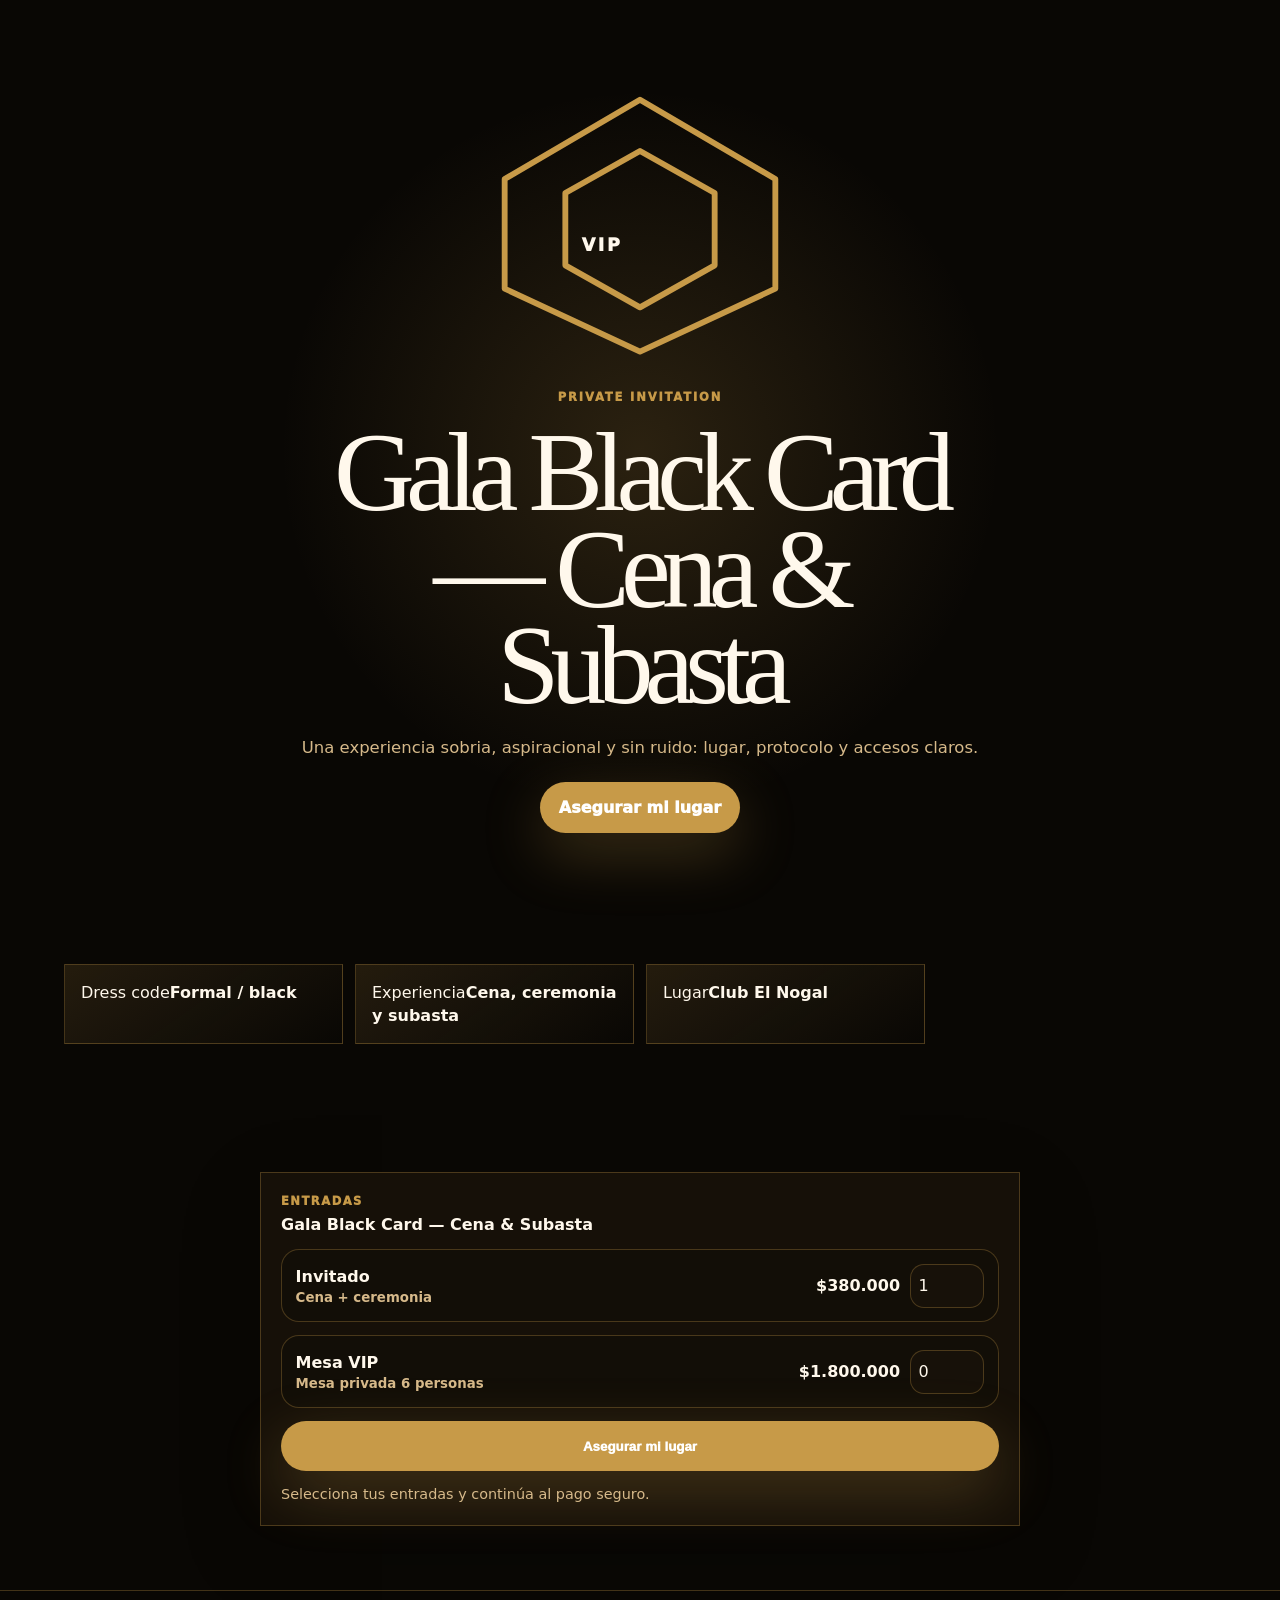
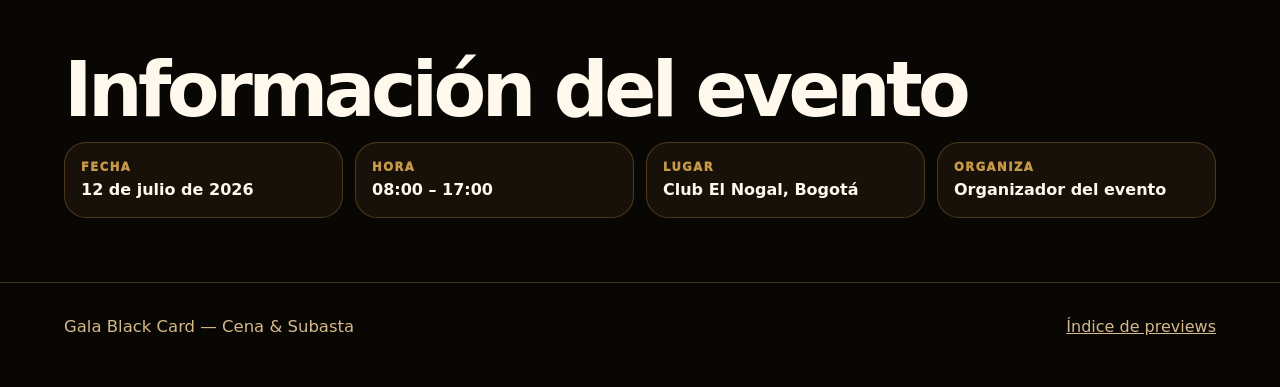
<file: templates/premium/index.html>
<!doctype html><html lang="es-CO"><head><meta charset="utf-8"><meta name="viewport" content="width=device-width, initial-scale=1"><title>Gala Black Card — Cena &amp; Subasta · Premium Black Card</title><meta name="description" content="Gala Black Card — Cena &amp; Subasta: fecha, lugar, entradas y checkout oficial del evento."><link rel="canonical" href="https://tononabot.github.io/konvoka-template-preview/templates/premium/"><meta name="robots" content="noindex, follow"><meta property="og:title" content="Gala Black Card — Cena &amp; Subasta"><meta property="og:description" content="Entradas y detalles oficiales del evento."><meta property="og:type" content="website"><meta name="twitter:card" content="summary_large_image"><link rel="stylesheet" href="../../styles.css"><script type="application/ld+json">{"@context": "https://schema.org", "@type": "Event", "name": "Gala Black Card — Cena & Subasta", "startDate": "2026-07-12T08:00:00-05:00", "eventStatus": "https://schema.org/EventScheduled", "eventAttendanceMode": "https://schema.org/OfflineEventAttendanceMode", "location": {"@type": "Place", "name": "Club El Nogal", "address": "Bogotá"}, "organizer": {"@type": "Organization", "name": "Organizador del evento"}, "offers": [{"@type": "Offer", "name": "Invitado", "price": "380000", "priceCurrency": "COP"}, {"@type": "Offer", "name": "Mesa VIP", "price": "1800000", "priceCurrency": "COP"}], "description": "Landing pública del evento con información, entradas y checkout oficial."}</script></head><body class="page premium" style="--accent:#c79a48"><a class="skip" href="#main">Saltar al contenido</a><main id="main"><header class="black-card"><div class="seal"><svg class="art" viewBox="0 0 360 270" aria-hidden="true" focusable="false"><path d="M180 28 L296 96 V190 L180 244 L64 190 V96 Z"/><path d="M180 72 L244 108 V170 L180 206 L116 170 V108 Z"/><text x="130" y="158">VIP</text></svg></div><p class="eyebrow">Private invitation</p><h1>Gala Black Card — Cena &amp; Subasta</h1><p>Una experiencia sobria, aspiracional y sin ruido: lugar, protocolo y accesos claros.</p><a class="cta" href="#tickets">Asegurar mi lugar</a></header><section class="vip-details"><article><span>Dress code</span><b>Formal / black</b></article><article><span>Experiencia</span><b>Cena, ceremonia y subasta</b></article><article><span>Lugar</span><b>Club El Nogal</b></article></section><section id="tickets" class="black-checkout"><form class="checkout" aria-label="Seleccionar entradas"><div class="checkout-title"><span>Entradas</span><strong>Gala Black Card — Cena &amp; Subasta</strong></div><label class="ticket-row"><span><b>Invitado</b><small>Cena + ceremonia</small></span><strong>$380.000</strong><input type="number" min="0" max="8" value="1" aria-label="Cantidad Invitado"></label><label class="ticket-row"><span><b>Mesa VIP</b><small>Mesa privada 6 personas</small></span><strong>$1.800.000</strong><input type="number" min="0" max="8" value="0" aria-label="Cantidad Mesa VIP"></label><button class="cta" type="button" data-open-modal>Asegurar mi lugar</button><p>Selecciona tus entradas y continúa al pago seguro.</p></form></section><section class="event-info"><h2>Información del evento</h2><div><article><span>Fecha</span><b>12 de julio de 2026</b></article><article><span>Hora</span><b>08:00 – 17:00</b></article><article><span>Lugar</span><b>Club El Nogal, Bogotá</b></article><article><span>Organiza</span><b>Organizador del evento</b></article></div></section></main><footer><p>Gala Black Card — Cena &amp; Subasta</p><a href="../../">Índice de previews</a></footer><div class="modal" role="dialog" aria-modal="true" aria-labelledby="modal-title" hidden><div class="modal-card"><h2 id="modal-title">Asegurar mi lugar</h2><p>Checkout simulado para preview. En producción continúa con la selección real de entradas en Konvoka.</p><button class="cta" data-close-modal>Cerrar</button></div></div><script src="../../script.js?v=2" defer></script></body></html>
</file>
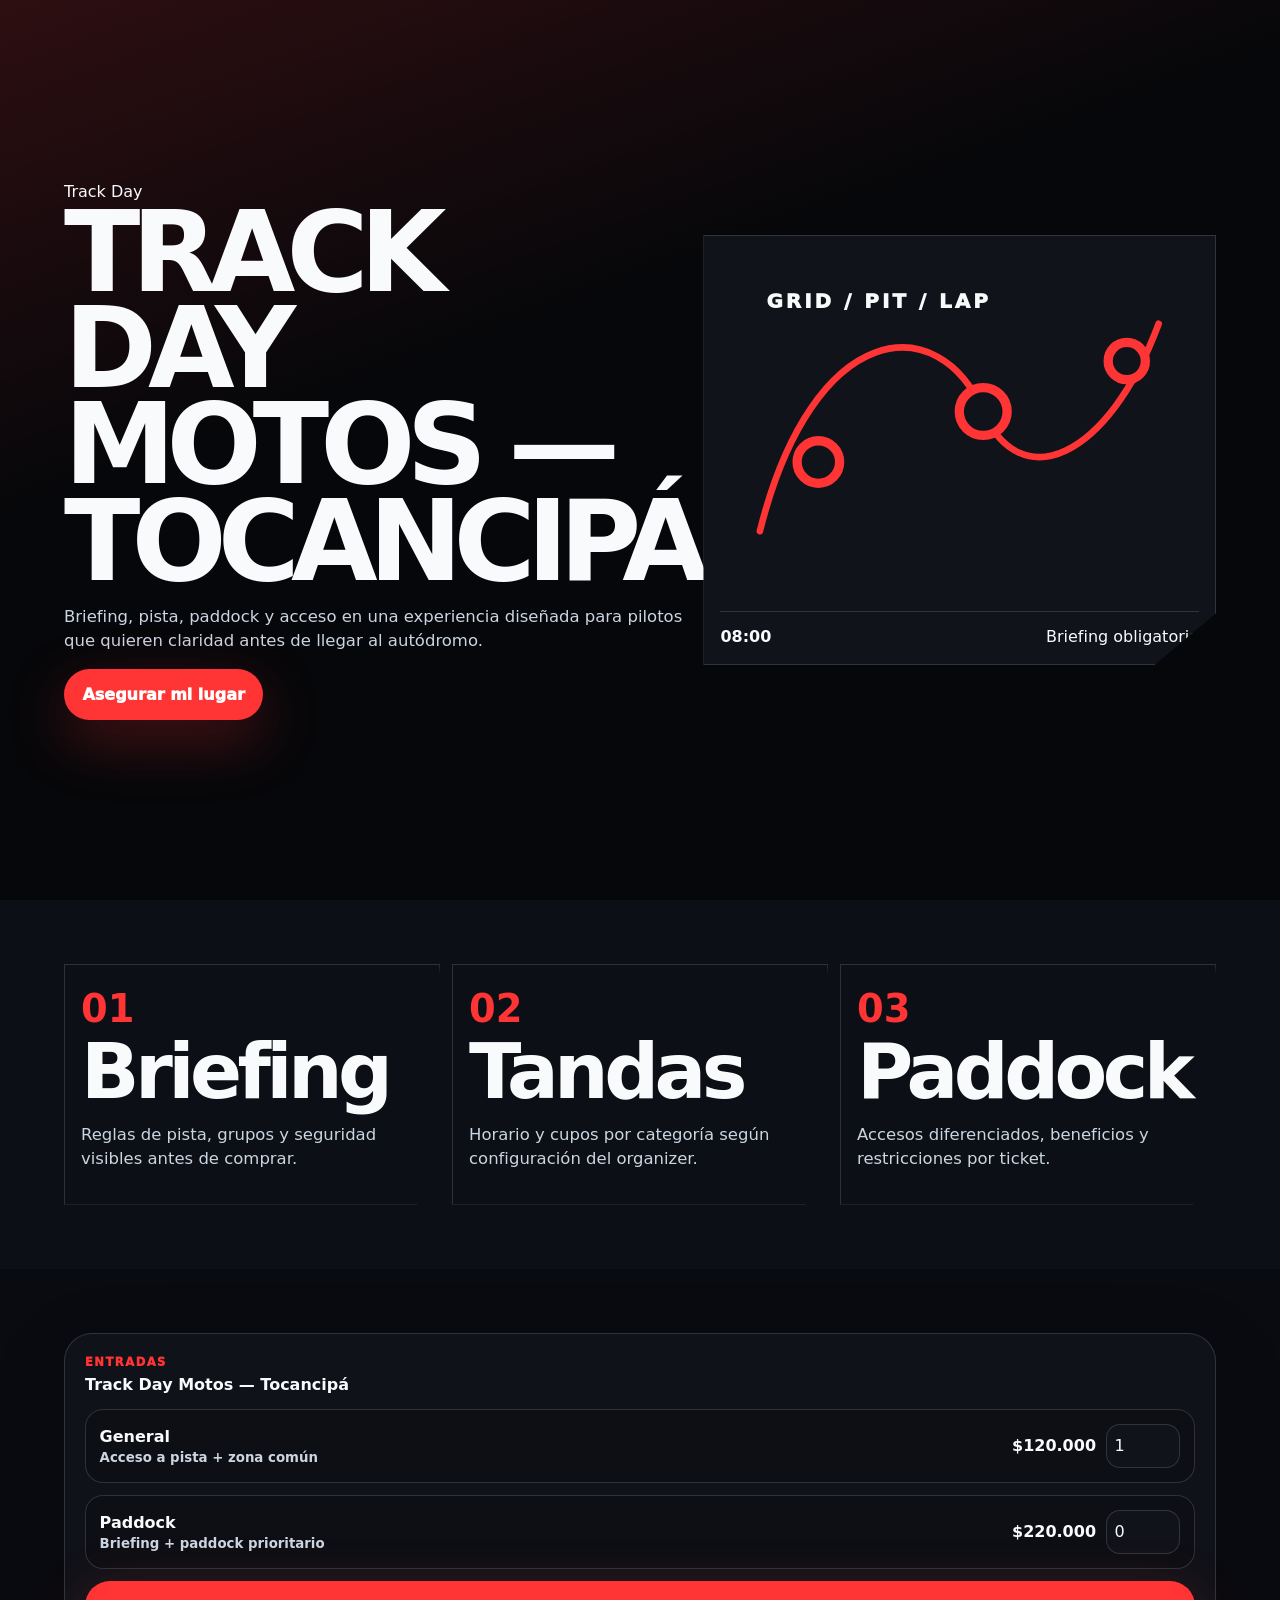
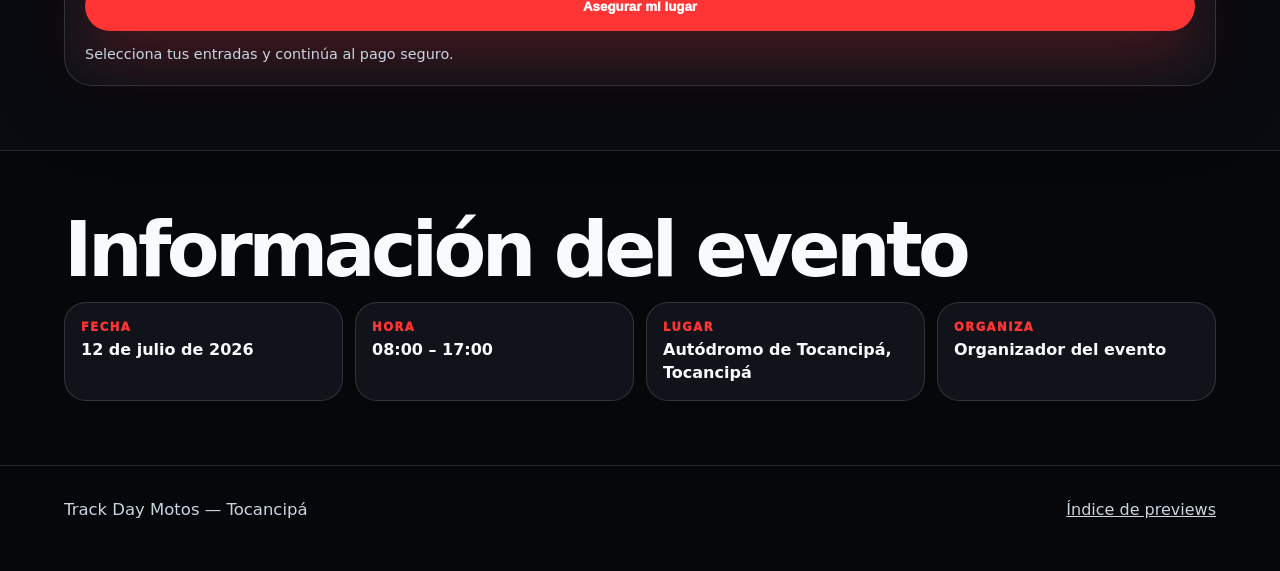
<file: templates/racing/index.html>
<!doctype html><html lang="es-CO"><head><meta charset="utf-8"><meta name="viewport" content="width=device-width, initial-scale=1"><title>Track Day Motos — Tocancipá · Racing Pit Lane</title><meta name="description" content="Track Day Motos — Tocancipá: fecha, lugar, entradas y checkout oficial del evento."><link rel="canonical" href="https://tononabot.github.io/konvoka-template-preview/templates/racing/"><meta name="robots" content="noindex, follow"><meta property="og:title" content="Track Day Motos — Tocancipá"><meta property="og:description" content="Entradas y detalles oficiales del evento."><meta property="og:type" content="website"><meta name="twitter:card" content="summary_large_image"><link rel="stylesheet" href="../../styles.css"><script type="application/ld+json">{"@context": "https://schema.org", "@type": "Event", "name": "Track Day Motos — Tocancipá", "startDate": "2026-07-12T08:00:00-05:00", "eventStatus": "https://schema.org/EventScheduled", "eventAttendanceMode": "https://schema.org/OfflineEventAttendanceMode", "location": {"@type": "Place", "name": "Autódromo de Tocancipá", "address": "Tocancipá"}, "organizer": {"@type": "Organization", "name": "Organizador del evento"}, "offers": [{"@type": "Offer", "name": "General", "price": "120000", "priceCurrency": "COP"}, {"@type": "Offer", "name": "Paddock", "price": "220000", "priceCurrency": "COP"}], "description": "Landing pública del evento con información, entradas y checkout oficial."}</script></head><body class="page racing" style="--accent:#ff3434"><a class="skip" href="#main">Saltar al contenido</a><main id="main"><header class="race-hero"><div class="speed"><span>Track Day</span><h1>Track Day Motos — Tocancipá</h1><p>Briefing, pista, paddock y acceso en una experiencia diseñada para pilotos que quieren claridad antes de llegar al autódromo.</p><a class="cta" href="#tickets">Asegurar mi lugar</a></div><div class="race-card"><svg class="art" viewBox="0 0 360 270" aria-hidden="true" focusable="false"><path d="M30 210 C70 50 165 42 198 120 C226 184 292 156 330 54"/><circle cx="74" cy="158" r="16"/><circle cx="198" cy="120" r="18"/><circle cx="306" cy="82" r="14"/><text x="35" y="42">GRID  /  PIT  /  LAP</text></svg><div class="lap"><b>08:00</b><span>Briefing obligatorio</span></div></div></header><section class="pit-grid"><article><b>01</b><h2>Briefing</h2><p>Reglas de pista, grupos y seguridad visibles antes de comprar.</p></article><article><b>02</b><h2>Tandas</h2><p>Horario y cupos por categoría según configuración del organizer.</p></article><article><b>03</b><h2>Paddock</h2><p>Accesos diferenciados, beneficios y restricciones por ticket.</p></article></section><section id="tickets" class="ticket-stage"><form class="checkout" aria-label="Seleccionar entradas"><div class="checkout-title"><span>Entradas</span><strong>Track Day Motos — Tocancipá</strong></div><label class="ticket-row"><span><b>General</b><small>Acceso a pista + zona común</small></span><strong>$120.000</strong><input type="number" min="0" max="8" value="1" aria-label="Cantidad General"></label><label class="ticket-row"><span><b>Paddock</b><small>Briefing + paddock prioritario</small></span><strong>$220.000</strong><input type="number" min="0" max="8" value="0" aria-label="Cantidad Paddock"></label><button class="cta" type="button" data-open-modal>Asegurar mi lugar</button><p>Selecciona tus entradas y continúa al pago seguro.</p></form></section><section class="event-info"><h2>Información del evento</h2><div><article><span>Fecha</span><b>12 de julio de 2026</b></article><article><span>Hora</span><b>08:00 – 17:00</b></article><article><span>Lugar</span><b>Autódromo de Tocancipá, Tocancipá</b></article><article><span>Organiza</span><b>Organizador del evento</b></article></div></section></main><footer><p>Track Day Motos — Tocancipá</p><a href="../../">Índice de previews</a></footer><div class="modal" role="dialog" aria-modal="true" aria-labelledby="modal-title" hidden><div class="modal-card"><h2 id="modal-title">Asegurar mi lugar</h2><p>Checkout simulado para preview. En producción continúa con la selección real de entradas en Konvoka.</p><button class="cta" data-close-modal>Cerrar</button></div></div><script src="../../script.js?v=2" defer></script></body></html>
</file>
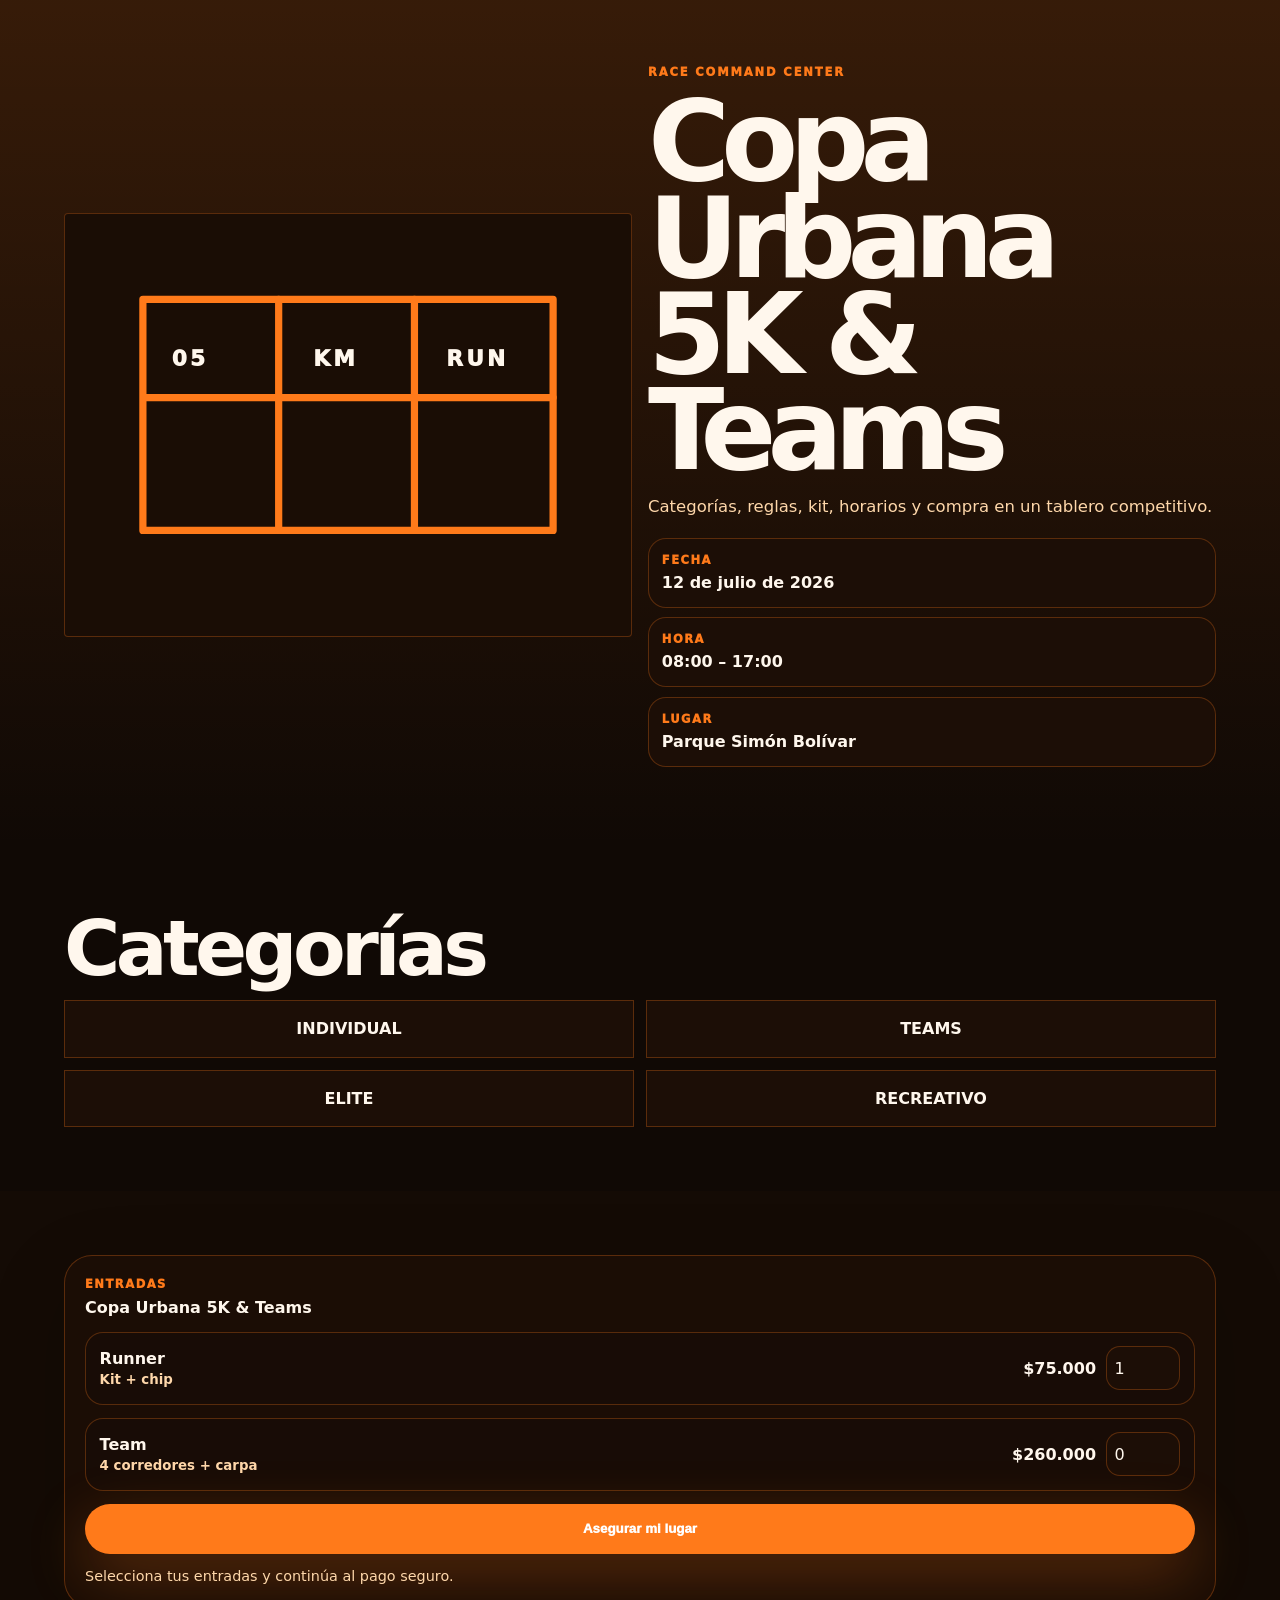
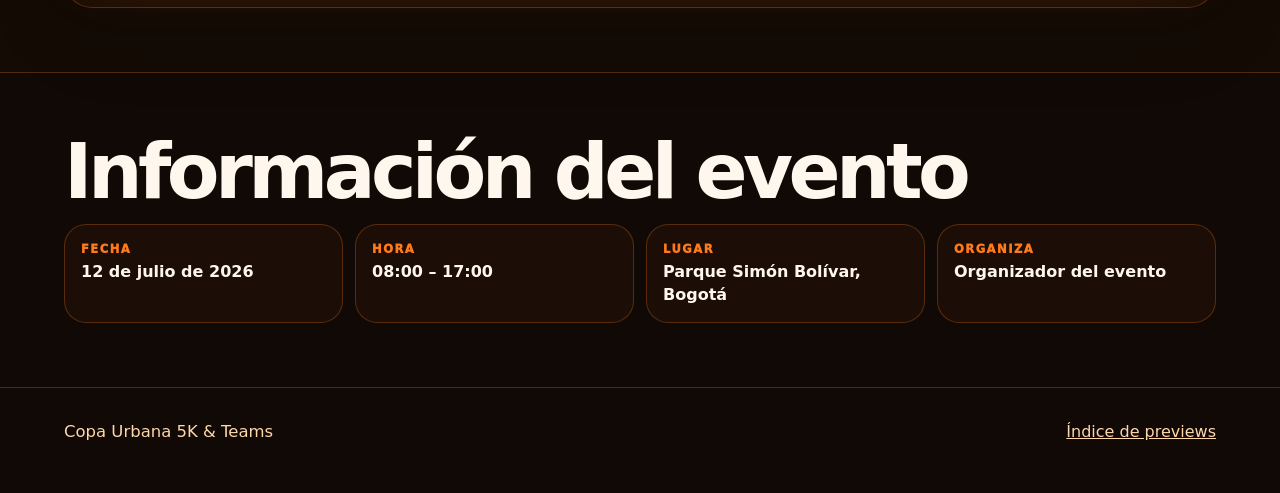
<file: templates/sports/index.html>
<!doctype html><html lang="es-CO"><head><meta charset="utf-8"><meta name="viewport" content="width=device-width, initial-scale=1"><title>Copa Urbana 5K &amp; Teams · Sports Bracket</title><meta name="description" content="Copa Urbana 5K &amp; Teams: fecha, lugar, entradas y checkout oficial del evento."><link rel="canonical" href="https://tononabot.github.io/konvoka-template-preview/templates/sports/"><meta name="robots" content="noindex, follow"><meta property="og:title" content="Copa Urbana 5K &amp; Teams"><meta property="og:description" content="Entradas y detalles oficiales del evento."><meta property="og:type" content="website"><meta name="twitter:card" content="summary_large_image"><link rel="stylesheet" href="../../styles.css"><script type="application/ld+json">{"@context": "https://schema.org", "@type": "Event", "name": "Copa Urbana 5K & Teams", "startDate": "2026-07-12T08:00:00-05:00", "eventStatus": "https://schema.org/EventScheduled", "eventAttendanceMode": "https://schema.org/OfflineEventAttendanceMode", "location": {"@type": "Place", "name": "Parque Simón Bolívar", "address": "Bogotá"}, "organizer": {"@type": "Organization", "name": "Organizador del evento"}, "offers": [{"@type": "Offer", "name": "Runner", "price": "75000", "priceCurrency": "COP"}, {"@type": "Offer", "name": "Team", "price": "260000", "priceCurrency": "COP"}], "description": "Landing pública del evento con información, entradas y checkout oficial."}</script></head><body class="page sports" style="--accent:#ff7a1a"><a class="skip" href="#main">Saltar al contenido</a><main id="main"><header class="score-hero"><div class="scoreboard"><svg class="art" viewBox="0 0 360 270" aria-hidden="true" focusable="false"><rect x="38" y="48" width="284" height="160"/><path d="M40 116 H322 M132 48 V208 M226 48 V208"/><text x="58" y="94">05</text><text x="156" y="94">KM</text><text x="248" y="94">RUN</text></svg></div><div><p class="eyebrow">Race command center</p><h1>Copa Urbana 5K &amp; Teams</h1><p>Categorías, reglas, kit, horarios y compra en un tablero competitivo.</p><ul class="facts"><li><span>Fecha</span><b>12 de julio de 2026</b></li><li><span>Hora</span><b>08:00 – 17:00</b></li><li><span>Lugar</span><b>Parque Simón Bolívar</b></li></ul></div></header><section class="bracket"><h2>Categorías</h2><div><b>Individual</b><b>Teams</b><b>Elite</b><b>Recreativo</b></div></section><section id="tickets" class="ticket-stage"><form class="checkout" aria-label="Seleccionar entradas"><div class="checkout-title"><span>Entradas</span><strong>Copa Urbana 5K &amp; Teams</strong></div><label class="ticket-row"><span><b>Runner</b><small>Kit + chip</small></span><strong>$75.000</strong><input type="number" min="0" max="8" value="1" aria-label="Cantidad Runner"></label><label class="ticket-row"><span><b>Team</b><small>4 corredores + carpa</small></span><strong>$260.000</strong><input type="number" min="0" max="8" value="0" aria-label="Cantidad Team"></label><button class="cta" type="button" data-open-modal>Asegurar mi lugar</button><p>Selecciona tus entradas y continúa al pago seguro.</p></form></section><section class="event-info"><h2>Información del evento</h2><div><article><span>Fecha</span><b>12 de julio de 2026</b></article><article><span>Hora</span><b>08:00 – 17:00</b></article><article><span>Lugar</span><b>Parque Simón Bolívar, Bogotá</b></article><article><span>Organiza</span><b>Organizador del evento</b></article></div></section></main><footer><p>Copa Urbana 5K &amp; Teams</p><a href="../../">Índice de previews</a></footer><div class="modal" role="dialog" aria-modal="true" aria-labelledby="modal-title" hidden><div class="modal-card"><h2 id="modal-title">Asegurar mi lugar</h2><p>Checkout simulado para preview. En producción continúa con la selección real de entradas en Konvoka.</p><button class="cta" data-close-modal>Cerrar</button></div></div><script src="../../script.js?v=2" defer></script></body></html>
</file>
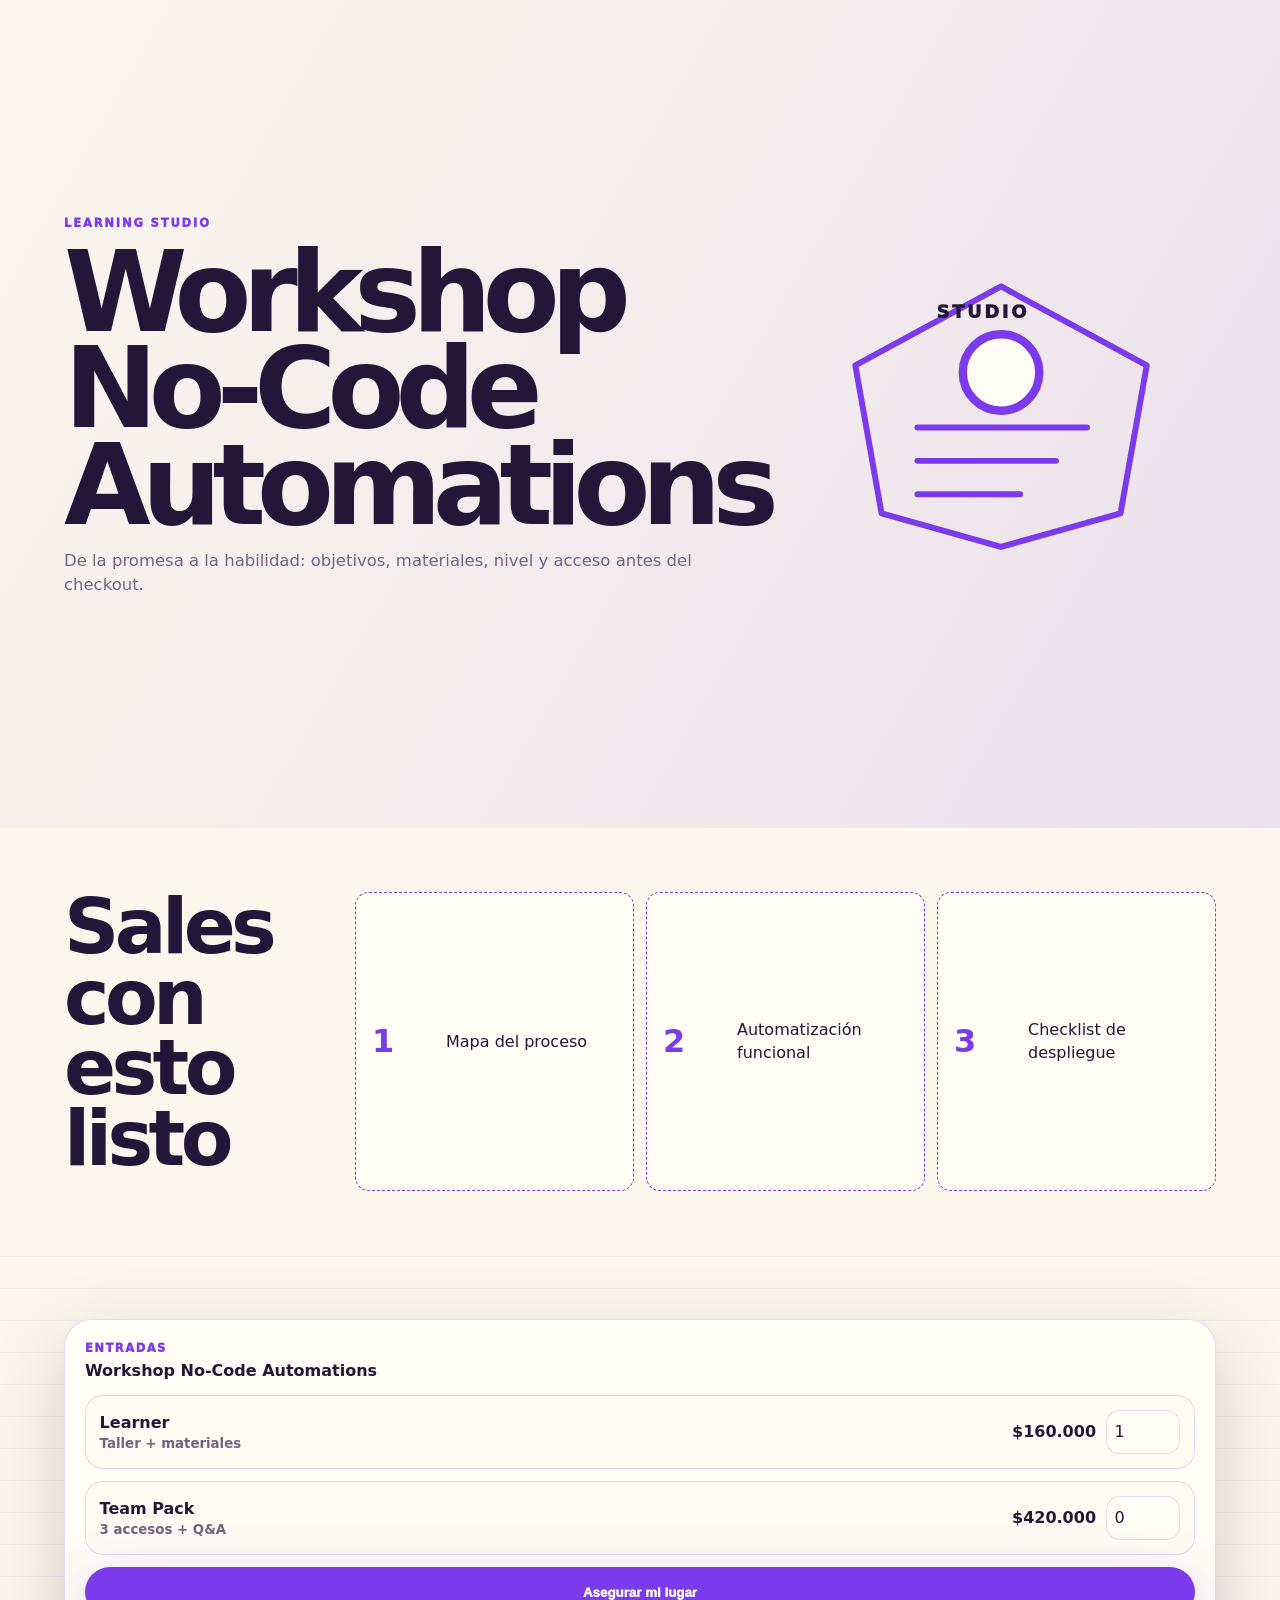
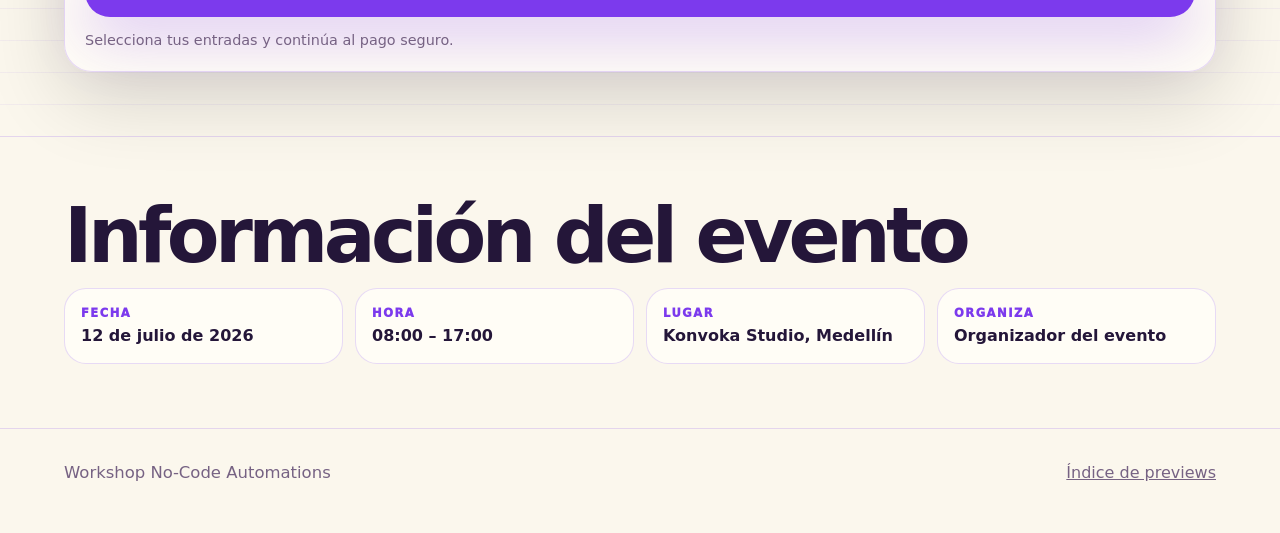
<file: templates/workshop/index.html>
<!doctype html><html lang="es-CO"><head><meta charset="utf-8"><meta name="viewport" content="width=device-width, initial-scale=1"><title>Workshop No‑Code Automations · Workshop Studio</title><meta name="description" content="Workshop No‑Code Automations: fecha, lugar, entradas y checkout oficial del evento."><link rel="canonical" href="https://tononabot.github.io/konvoka-template-preview/templates/workshop/"><meta name="robots" content="noindex, follow"><meta property="og:title" content="Workshop No‑Code Automations"><meta property="og:description" content="Entradas y detalles oficiales del evento."><meta property="og:type" content="website"><meta name="twitter:card" content="summary_large_image"><link rel="stylesheet" href="../../styles.css"><script type="application/ld+json">{"@context": "https://schema.org", "@type": "Event", "name": "Workshop No‑Code Automations", "startDate": "2026-07-12T08:00:00-05:00", "eventStatus": "https://schema.org/EventScheduled", "eventAttendanceMode": "https://schema.org/OfflineEventAttendanceMode", "location": {"@type": "Place", "name": "Konvoka Studio", "address": "Medellín"}, "organizer": {"@type": "Organization", "name": "Organizador del evento"}, "offers": [{"@type": "Offer", "name": "Learner", "price": "160000", "priceCurrency": "COP"}, {"@type": "Offer", "name": "Team Pack", "price": "420000", "priceCurrency": "COP"}], "description": "Landing pública del evento con información, entradas y checkout oficial."}</script></head><body class="page workshop" style="--accent:#7c3aed"><a class="skip" href="#main">Saltar al contenido</a><main id="main"><header class="workshop-hero"><div><p class="eyebrow">Learning Studio</p><h1>Workshop No‑Code Automations</h1><p>De la promesa a la habilidad: objetivos, materiales, nivel y acceso antes del checkout.</p></div><svg class="art" viewBox="0 0 360 270" aria-hidden="true" focusable="false"><path d="M180 28 L302 94 L280 218 L180 246 L80 218 L58 94 Z"/><circle cx="180" cy="100" r="32"/><path d="M110 146 H252 M110 174 H226 M110 202 H196"/><text x="126" y="54">STUDIO</text></svg></header><section class="learn-path"><h2>Sales con esto listo</h2><article><b>1</b><span>Mapa del proceso</span></article><article><b>2</b><span>Automatización funcional</span></article><article><b>3</b><span>Checklist de despliegue</span></article></section><section id="tickets" class="notebook-buy"><form class="checkout" aria-label="Seleccionar entradas"><div class="checkout-title"><span>Entradas</span><strong>Workshop No‑Code Automations</strong></div><label class="ticket-row"><span><b>Learner</b><small>Taller + materiales</small></span><strong>$160.000</strong><input type="number" min="0" max="8" value="1" aria-label="Cantidad Learner"></label><label class="ticket-row"><span><b>Team Pack</b><small>3 accesos + Q&amp;A</small></span><strong>$420.000</strong><input type="number" min="0" max="8" value="0" aria-label="Cantidad Team Pack"></label><button class="cta" type="button" data-open-modal>Asegurar mi lugar</button><p>Selecciona tus entradas y continúa al pago seguro.</p></form></section><section class="event-info"><h2>Información del evento</h2><div><article><span>Fecha</span><b>12 de julio de 2026</b></article><article><span>Hora</span><b>08:00 – 17:00</b></article><article><span>Lugar</span><b>Konvoka Studio, Medellín</b></article><article><span>Organiza</span><b>Organizador del evento</b></article></div></section></main><footer><p>Workshop No‑Code Automations</p><a href="../../">Índice de previews</a></footer><div class="modal" role="dialog" aria-modal="true" aria-labelledby="modal-title" hidden><div class="modal-card"><h2 id="modal-title">Asegurar mi lugar</h2><p>Checkout simulado para preview. En producción continúa con la selección real de entradas en Konvoka.</p><button class="cta" data-close-modal>Cerrar</button></div></div><script src="../../script.js?v=2" defer></script></body></html>
</file>
<file: styles.css>
*{box-sizing:border-box}html{scroll-behavior:smooth}body{margin:0;font-family:Inter,ui-sans-serif,system-ui,-apple-system,"Segoe UI",sans-serif;background:var(--bg,#f6f4ef);color:var(--fg,#141414);line-height:1.45}a{color:inherit}.skip{position:absolute;left:1rem;top:.5rem;z-index:99;background:#fff;color:#111;padding:.7rem 1rem;border-radius:999px;transform:translateY(-150%)}.skip:focus{transform:none}:focus-visible{outline:3px solid color-mix(in srgb,var(--accent),white 25%);outline-offset:3px}.page{--bg:#f6f4ef;--fg:#151515;--muted:#666;--card:#fff;--line:rgba(0,0,0,.12);background:var(--bg);color:var(--fg)}.racing{--bg:#06070a;--fg:#f8fafc;--muted:#cbd5e1;--card:#11131a;--line:rgba(255,255,255,.14)}.music{--bg:#0a0410;--fg:#fff7fb;--muted:#f9a8d4;--card:#19071d;--line:rgba(247,37,133,.25)}.conference{--bg:#f4f8ff;--fg:#08162f;--muted:#52627a;--card:#fff;--line:#d8e4f7}.workshop{--bg:#fbf7ed;--fg:#241639;--muted:#766283;--card:#fffdf6;--line:rgba(124,58,237,.18)}.meetup{--bg:#f3fbfb;--fg:#0e3037;--muted:#526f76;--card:#fff;--line:rgba(8,145,178,.18)}.premium{--bg:#090704;--fg:#fff8ec;--muted:#d6b98a;--card:#171109;--line:rgba(199,154,72,.3)}.family{--bg:#fff9e8;--fg:#17351f;--muted:#5b7042;--card:#fffff7;--line:rgba(34,164,93,.22)}.sports{--bg:#100905;--fg:#fff7ed;--muted:#fed7aa;--card:#1c0e06;--line:rgba(255,122,26,.28)}.fast{--bg:#f8fafc;--fg:#0f172a;--muted:#64748b;--card:#fff;--line:#dbe3ee}.eyebrow{margin:0 0 .8rem;color:var(--accent);font-size:.72rem;font-weight:950;letter-spacing:.16em;text-transform:uppercase}h1,h2,p{margin-top:0}h1{font-size:clamp(2.55rem,15vw,7rem);line-height:.86;letter-spacing:-.08em;margin-bottom:1rem}h2{font-size:clamp(1.9rem,9vw,4.8rem);line-height:.92;letter-spacing:-.06em;margin-bottom:1rem}p{color:var(--muted);font-size:1.03rem}main>header,section{padding:clamp(1.25rem,5vw,5rem) max(1rem,5vw)}.cta{display:inline-flex;align-items:center;justify-content:center;min-height:50px;padding:.85rem 1.15rem;border:0;border-radius:999px;background:var(--accent);color:#fff;text-decoration:none;font-weight:950;box-shadow:0 20px 60px color-mix(in srgb,var(--accent),transparent 72%);cursor:pointer}.facts{list-style:none;margin:1.2rem 0;padding:0;display:grid;gap:.6rem}.facts li{padding:.8rem;border:1px solid var(--line);background:var(--card);border-radius:18px}.facts span,.event-info span,.checkout-title span{display:block;color:var(--accent);font-size:.72rem;text-transform:uppercase;letter-spacing:.13em;font-weight:950}.facts b,.event-info b{display:block;margin-top:.15rem}.art{width:100%;max-width:520px;display:block;margin:auto}.art path,.art rect{fill:none;stroke:var(--accent);stroke-width:5;stroke-linecap:round;stroke-linejoin:round}.art circle{fill:var(--card);stroke:var(--accent);stroke-width:7}.art text{fill:var(--fg);font-weight:950;font-size:15px;letter-spacing:.15em}.checkout{display:grid;gap:.8rem;padding:1rem;border:1px solid var(--line);border-radius:28px;background:color-mix(in srgb,var(--card),transparent 2%);box-shadow:0 24px 80px rgba(0,0,0,.16)}.checkout.compact{box-shadow:none;border-radius:20px}.checkout-title strong{display:block;margin-top:.2rem}.ticket-row{display:grid;grid-template-columns:1fr auto;gap:.65rem;align-items:center;padding:.85rem;border:1px solid var(--line);border-radius:18px;background:color-mix(in srgb,var(--bg),var(--card) 65%)}.ticket-row small{display:block;color:var(--muted);font-weight:650}.ticket-row input{grid-column:1/3;width:100%;min-height:44px;border:1px solid var(--line);border-radius:14px;background:var(--card);color:var(--fg);font:inherit;padding:.45rem}.checkout p{font-size:.9rem;margin:0}.event-info{border-top:1px solid var(--line)}.event-info>div{display:grid;gap:.75rem}.event-info article{padding:1rem;border:1px solid var(--line);background:var(--card);border-radius:22px}footer{padding:2rem max(1rem,5vw);border-top:1px solid var(--line);display:flex;justify-content:space-between;gap:1rem;flex-wrap:wrap;color:var(--muted)}.preview-switch{position:fixed;right:.8rem;bottom:.8rem;z-index:40;max-width:min(92vw,420px)}.preview-switch details{background:rgba(255,255,255,.92);color:#111;border:1px solid rgba(0,0,0,.14);border-radius:18px;padding:.7rem;box-shadow:0 18px 60px rgba(0,0,0,.24);backdrop-filter:blur(16px)}.preview-switch summary{font-weight:900;cursor:pointer}.preview-switch nav{display:flex;flex-wrap:wrap;gap:.35rem;margin-top:.65rem}.preview-switch a{padding:.45rem .6rem;border-radius:999px;border:1px solid #ddd;text-decoration:none;font-size:.85rem}.preview-switch a.on{background:#111;color:#fff}.modal[hidden]{display:none!important}.modal{position:fixed;inset:0;z-index:80;display:grid;place-items:center;background:rgba(2,6,23,.74);padding:1rem}.modal-card{max-width:520px;background:#fff;color:#111;border-radius:28px;padding:1.35rem}.index-hero{min-height:55dvh;display:grid;align-content:end}.index-hero h1{max-width:9ch}.index-grid{display:grid;gap:1rem;padding-top:0}.index-card{min-height:220px;display:flex;flex-direction:column;justify-content:flex-end;gap:.6rem;padding:1rem;border-radius:28px;text-decoration:none;background:linear-gradient(145deg,color-mix(in srgb,var(--accent),white 8%),#111);color:#fff}.index-card span{font-size:.7rem;text-transform:uppercase;letter-spacing:.13em;color:color-mix(in srgb,var(--accent),white 45%);font-weight:950}.index-card b{font-size:1.45rem;line-height:1}.index-card small{color:rgba(255,255,255,.72)}/* distinct templates */.editorial-hero{min-height:88dvh;display:flex;flex-direction:column;justify-content:flex-end;border-bottom:1px solid var(--line)}.editorial-hero h1{font-family:Georgia,serif;font-weight:500;max-width:10ch}.editorial-columns{display:grid;gap:1rem}.editorial-columns article:first-child{border-left:4px solid var(--accent);padding-left:1rem}.race-hero{min-height:100dvh;display:grid;align-content:end;gap:1rem;background:linear-gradient(160deg,rgba(255,52,52,.16),transparent 38%),#06070a}.race-hero h1{text-transform:uppercase;max-width:8ch}.race-card{border:1px solid var(--line);clip-path:polygon(0 0,100% 0,100% 88%,88% 100%,0 100%);background:#10131a;padding:1rem}.lap{display:flex;justify-content:space-between;border-top:1px solid var(--line);padding-top:.8rem}.pit-grid{display:grid;gap:.75rem;background:#0c0f15}.pit-grid article{padding:1rem;border:1px solid var(--line);clip-path:polygon(0 0,100% 0,94% 100%,0 100%)}.pit-grid b{font-size:2.4rem;color:var(--accent)}.poster-hero{min-height:100dvh;display:grid;gap:1rem;background:radial-gradient(circle at 70% 20%,rgba(247,37,133,.28),transparent 32%),#0a0410}.poster{min-height:360px;border:1px solid var(--line);border-radius:40px;background:linear-gradient(180deg,rgba(247,37,133,.15),transparent);display:grid;place-items:center;padding:1rem}.poster p{text-transform:uppercase;letter-spacing:.2em;color:#fff}.lineup{background:#130619}.lineup>div{display:grid;gap:.75rem}.lineup article{display:flex;justify-content:space-between;border-bottom:1px solid var(--line);padding:1rem 0}.lineup span{color:var(--accent);font-weight:950}.conf-hero{min-height:90dvh;display:grid;align-content:center;background:linear-gradient(90deg,transparent 0 48%,rgba(59,130,246,.1) 48% 52%,transparent 52%)}.conf-hero h1{max-width:11ch}.agenda{display:grid;gap:1rem;background:#08162f;color:#eff6ff}.agenda ol{list-style:none;margin:0;padding:0;display:grid;gap:.75rem}.agenda li{display:grid;grid-template-columns:72px 1fr;gap:1rem;padding:1rem;border:1px solid rgba(255,255,255,.16);background:rgba(255,255,255,.06);border-radius:8px}.agenda time{color:#93c5fd;font-weight:950}.workshop-hero{min-height:92dvh;display:grid;align-content:center;gap:1rem;background:linear-gradient(120deg,#fbf7ed,rgba(124,58,237,.12))}.learn-path{display:grid;gap:.75rem}.learn-path article{display:grid;grid-template-columns:58px 1fr;align-items:center;gap:1rem;padding:1rem;border:1px dashed var(--accent);background:var(--card);border-radius:14px}.learn-path b{font-size:2rem;color:var(--accent)}.notebook-buy{background:repeating-linear-gradient(0deg,transparent,transparent 31px,rgba(124,58,237,.12) 32px),var(--bg)}.meetup-hero{min-height:92dvh;display:grid;align-content:center;gap:1rem}.meetup-hero .art{background:var(--card);border-radius:48px;border:1px solid var(--line);padding:1rem}.people-flow div{display:grid;gap:.65rem}.people-flow span{padding:1rem;border-radius:999px;background:var(--card);border:1px solid var(--line);font-weight:900}.black-card{min-height:100dvh;text-align:center;display:grid;place-items:center;background:radial-gradient(circle at center,rgba(199,154,72,.18),transparent 46%),#090704}.black-card h1{font-family:Georgia,serif;font-weight:400;max-width:12ch}.seal{width:min(80vw,420px);margin:auto}.vip-details{display:grid;gap:.75rem}.vip-details article,.black-checkout .checkout{border-radius:0}.vip-details article{padding:1rem;border:1px solid var(--line);background:linear-gradient(145deg,rgba(199,154,72,.14),transparent)}.family-hero{min-height:88dvh;display:grid;align-content:center;gap:1rem;background:radial-gradient(circle at top right,rgba(34,164,93,.18),transparent 40%),#fff9e8}.family-hero .art{background:#fff;border-radius:44px;border:1px solid var(--line);padding:1rem}.activity-map{display:grid;gap:.75rem}.activity-map article{min-height:100px;display:grid;place-items:center;border:1px solid var(--line);border-radius:32px;background:var(--card);font-weight:950}.score-hero{min-height:94dvh;display:grid;align-content:center;gap:1rem;background:linear-gradient(180deg,rgba(255,122,26,.16),transparent),#100905}.scoreboard{border:1px solid var(--line);background:#1a0d05;padding:1rem;border-radius:4px}.bracket div{display:grid;grid-template-columns:1fr 1fr;gap:.75rem}.bracket b{padding:1rem;border:1px solid var(--line);background:var(--card);text-transform:uppercase;text-align:center}.fast-hero{min-height:94dvh;display:grid;gap:1rem;align-content:start;background:#f8fafc}.fast-hero>.checkout{order:-1;margin-top:1rem}.fast-proof{display:grid;gap:1rem;background:#fff}.fast-proof .art{border:1px solid var(--line);border-radius:32px;background:#f8fafc;padding:1rem}.ticket-stage{background:color-mix(in srgb,var(--bg),var(--card) 35%)}.ticket-stage.dark{background:#0f0615}@media(min-width:760px){.ticket-row{grid-template-columns:1fr auto 74px}.ticket-row input{grid-column:auto;width:74px}.event-info>div{grid-template-columns:repeat(4,1fr)}.index-grid{grid-template-columns:repeat(5,1fr)}.editorial-columns,.race-hero,.poster-hero,.workshop-hero,.meetup-hero,.score-hero,.fast-hero{grid-template-columns:1fr 1fr;align-items:center}.race-hero,.poster-hero,.workshop-hero,.meetup-hero,.score-hero,.fast-hero{align-content:center}.pit-grid{grid-template-columns:repeat(3,1fr)}.lineup>div,.learn-path,.people-flow div,.vip-details,.activity-map{grid-template-columns:repeat(4,1fr)}.conf-hero{grid-template-columns:1fr 420px;gap:3rem}.agenda{grid-template-columns:.8fr 1.2fr;align-items:center}.black-checkout .checkout{max-width:760px;margin:auto}.fast-hero>.checkout{order:0}.fast-hero{align-items:center}.editorial-hero{padding-left:12vw}.checkout{padding:1.25rem}}@media(max-width:520px){main>header,section{padding-left:1rem;padding-right:1rem}h1{font-size:clamp(2.4rem,16vw,4.5rem)}.race-hero h1{font-size:3.4rem}.poster{min-height:300px}.checkout{border-radius:22px}.preview-switch{left:.7rem;right:.7rem}.preview-switch details{max-height:45dvh;overflow:auto}.event-info{padding-bottom:5.2rem}.index-grid{padding-bottom:5rem}.conference .checkout.compact{margin-top:1rem}.bracket div{grid-template-columns:1fr}}@media(prefers-reduced-motion:reduce){*,*:before,*:after{animation-duration:.01ms!important;animation-iteration-count:1!important;scroll-behavior:auto!important}}
</file>
